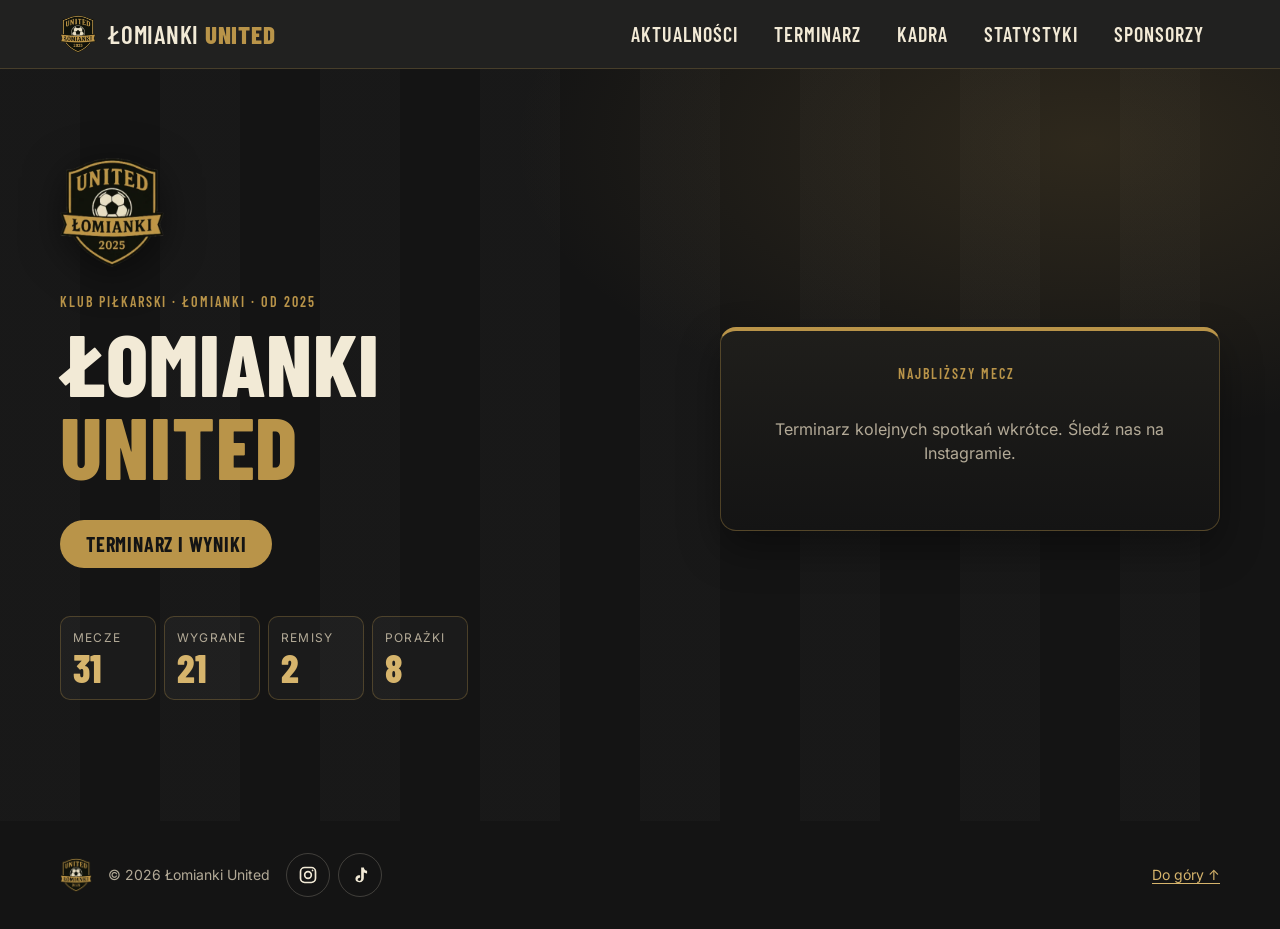
<file: index.html>
<!doctype html>
<html lang="pl">
<head>
  <meta charset="utf-8">
  <meta name="viewport" content="width=device-width, initial-scale=1">
  <title>Łomianki United</title>
  <meta name="description" content="Łomianki United – klub piłkarski z Łomianek. Terminarz, wyniki, kadra, statystyki i sponsorzy.">
  <meta name="theme-color" content="#141414">
  <link rel="icon" href="assets/img/herb.png" type="image/png">

  <meta property="og:title" content="Łomianki United">
  <meta property="og:description" content="Łomianki United – klub piłkarski z Łomianek. Terminarz, wyniki, kadra, statystyki i sponsorzy.">
  <meta property="og:type" content="website">
  <meta property="og:url" content="https://unitedlomianki.vercel.app/">
  <meta property="og:site_name" content="Łomianki United">
  <meta property="og:locale" content="pl_PL">
  <meta property="og:image" content="https://unitedlomianki.vercel.app/assets/img/og.png">
  <meta property="og:image:width" content="1200">
  <meta property="og:image:height" content="630">
  <meta property="og:image:alt" content="Herb Łomianki United na czarno-złotym tle">
  <meta name="twitter:card" content="summary_large_image">

  <link rel="preload" href="assets/fonts/barlow-condensed-800-latin.woff2" as="font" type="font/woff2" crossorigin>
  <link rel="preload" href="assets/fonts/inter-400-latin.woff2" as="font" type="font/woff2" crossorigin>
  <link rel="stylesheet" href="assets/css/fonts.css">
  <link rel="stylesheet" href="assets/css/style.css">
  <link rel="stylesheet" href="assets/css/cards.css">

  <script src="assets/js/data.js" defer></script>
  <script src="assets/js/stats.js" defer></script>
  <script src="assets/js/details.js" defer></script>
  <script src="assets/js/layout.js" defer></script>
  <script src="assets/js/main.js" defer></script>
</head>
<body id="top">
  <a class="skip-link" href="#main">Przejdź do treści</a>
  <header class="site-header" id="site-header"></header>

  <main id="main">
    <!-- HERO: najbliższy mecz -->
    <section class="hero hero--home" aria-labelledby="hero-title">
      <div class="container hero-inner">
        <div class="hero-copy">
          <img class="hero-crest" src="assets/img/herb.png" alt="Herb Łomianki United" width="120" height="126">
          <p class="eyebrow" id="hero-eyebrow">Klub piłkarski · Łomianki</p>
          <h1 id="hero-title">Łomianki <span>United</span></h1>
          <p class="hero-lead" data-bind="tagline"></p>
          <div class="hero-actions">
            <a class="btn btn-primary" href="terminarz.html">Terminarz i wyniki</a>
          </div>
          <dl class="record" id="record" aria-label="Bilans meczów"></dl>
        </div>

        <article class="match-card" id="next-match" aria-live="polite">
          <!-- wypełniane przez main.js -->
        </article>
      </div>
    </section>
  </main>

  <footer class="site-footer" id="site-footer"></footer>

  <noscript>
    <p class="noscript">Włącz JavaScript, aby zobaczyć treść strony.</p>
  </noscript>
</body>
</html>
</file>
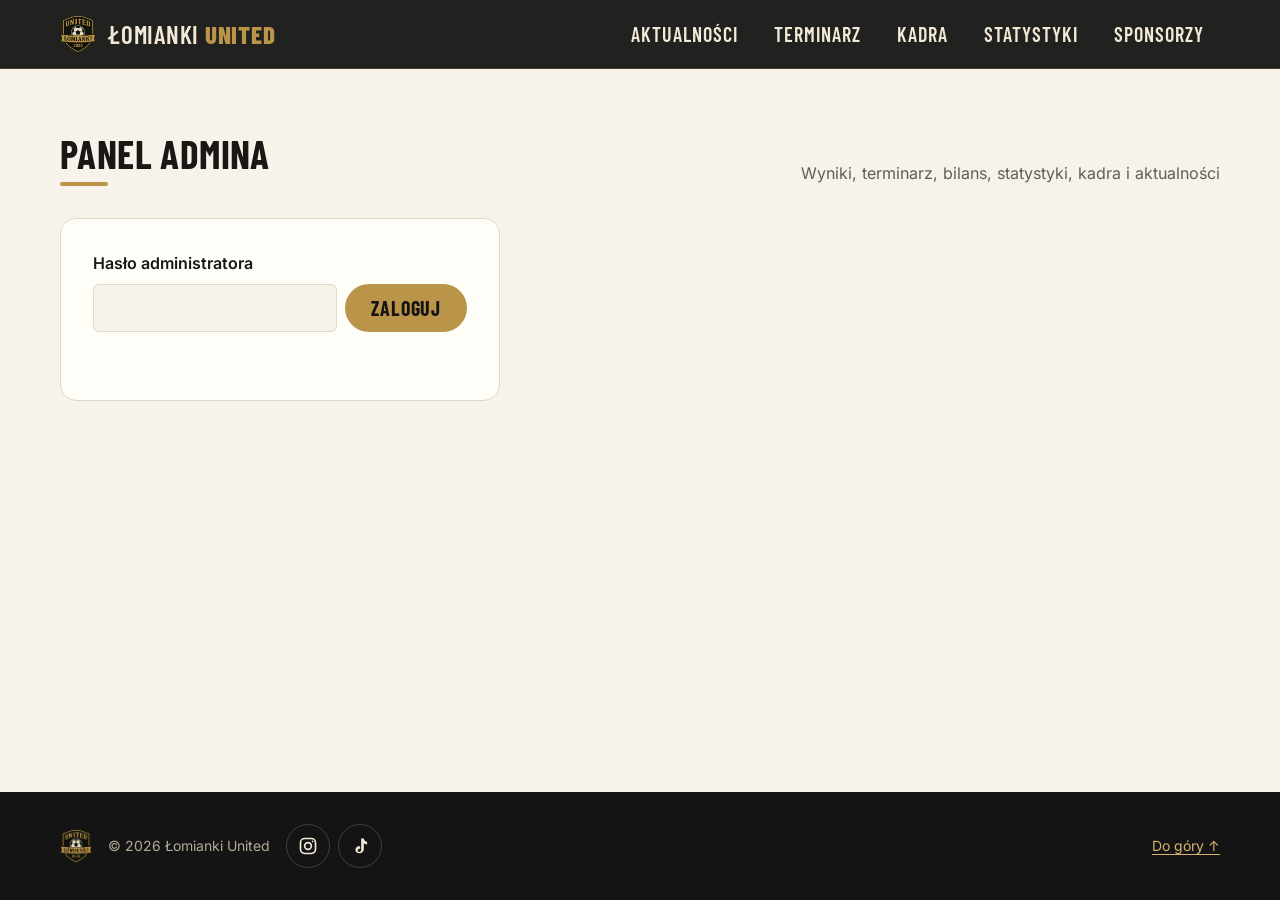
<file: admin.html>
<!doctype html>
<html lang="pl">
<head>
  <meta charset="utf-8">
  <meta name="viewport" content="width=device-width, initial-scale=1">
  <title>Panel admina – Łomianki United</title>
  <meta name="robots" content="noindex, nofollow">
  <meta name="theme-color" content="#141414">
  <link rel="icon" href="assets/img/herb.png" type="image/png">

  <link rel="preload" href="assets/fonts/barlow-condensed-800-latin.woff2" as="font" type="font/woff2" crossorigin>
  <link rel="preload" href="assets/fonts/inter-400-latin.woff2" as="font" type="font/woff2" crossorigin>
  <link rel="stylesheet" href="assets/css/fonts.css">
  <link rel="stylesheet" href="assets/css/style.css">
  <link rel="stylesheet" href="assets/css/admin.css">

  <script src="assets/js/data.js" defer></script>
  <script src="assets/js/stats.js" defer></script>
  <script src="assets/js/layout.js" defer></script>
  <script src="assets/js/admin.js" defer></script>
  <script src="assets/js/admin-news.js" defer></script>
  <script src="assets/js/admin-squad.js" defer></script>
</head>
<body id="top">
  <a class="skip-link" href="#main">Przejdź do treści</a>
  <header class="site-header" id="site-header"></header>

  <main id="main">
    <section class="section">
      <div class="container">
        <div class="section-head">
          <h1 class="page-title">Panel admina</h1>
          <p class="section-sub">Wyniki, terminarz, bilans, statystyki, kadra i aktualności</p>
        </div>

        <!-- Logowanie -->
        <form class="admin-login" id="login-form">
          <label for="password">Hasło administratora</label>
          <div class="admin-login-row">
            <input type="password" id="password" autocomplete="current-password" required>
            <button class="btn btn-primary" type="submit">Zaloguj</button>
          </div>
          <p class="admin-msg" id="login-msg" role="status"></p>
        </form>

        <!-- Edytor -->
        <div id="editor" hidden>
          <p class="admin-role" id="admin-role"></p>
          <div class="tabs admin-tabs" role="tablist" aria-label="Sekcje panelu">
            <button role="tab" id="tab-matches" data-roles="admin" aria-controls="panel-matches" aria-selected="true">Mecze</button>
            <button role="tab" id="tab-stats" data-roles="admin" aria-controls="panel-stats" aria-selected="false" tabindex="-1">Statystyki</button>
            <button role="tab" id="tab-record" data-roles="admin" aria-controls="panel-record" aria-selected="false" tabindex="-1">Bilans</button>
            <button role="tab" id="tab-squad" data-roles="admin" aria-controls="panel-squad" aria-selected="false" tabindex="-1">Kadra</button>
            <button role="tab" id="tab-news" data-roles="admin news" aria-controls="panel-news" aria-selected="false" tabindex="-1">Aktualności</button>
          </div>

          <div role="tabpanel" id="panel-matches" aria-labelledby="tab-matches">
            <button class="btn btn-primary admin-add" type="button" id="add-match">+ Dodaj mecz</button>
            <p class="admin-hint">Mecz bez wyniku pojawi się w „Nadchodzących”. Po wpisaniu wyniku przejdzie do „Wyników”.</p>
            <ol class="admin-matches" id="matches"></ol>
          </div>

          <div role="tabpanel" id="panel-stats" aria-labelledby="tab-stats" hidden>
            <p class="admin-hint">Liczby sumują się same z meczów (Mecze → „Strzelcy i asysty” oraz MVP). Tutaj możesz je ręcznie poprawić – zmiana zapisze się jako korekta.</p>
            <div class="stats-wrap">
              <table class="stats-table admin-stats">
                <thead><tr><th>#</th><th>Zawodnik</th><th>Gole</th><th>Asysty</th><th>MVP</th></tr></thead>
                <tbody id="stats-body"></tbody>
              </table>
            </div>
          </div>

          <div role="tabpanel" id="panel-record" aria-labelledby="tab-record" hidden>
            <div class="admin-record">
              <label>Wygrane <input type="number" min="0" max="9999" id="rec-w"></label>
              <label>Remisy <input type="number" min="0" max="9999" id="rec-d"></label>
              <label>Porażki <input type="number" min="0" max="9999" id="rec-l"></label>
            </div>
            <button class="btn admin-secondary" type="button" id="rec-calc">Przelicz z terminarza</button>
            <p class="admin-hint">„Przelicz” liczy tylko mecze wpisane w terminarzu (karne rozstrzygają remis).</p>
          </div>

          <div role="tabpanel" id="panel-squad" aria-labelledby="tab-squad" hidden>
            <h2 class="admin-h2">Zawodnicy</h2>
            <button class="btn btn-primary admin-add" type="button" id="add-player">+ Dodaj zawodnika</button>
            <p class="admin-hint">Kliknij zdjęcie, żeby je zmienić. Przy zaznaczonym „Wytnij tło” zostaje sama osoba, jak na karcie FIFA (za pierwszym razem trwa to dłużej). Boczne pozycje (LB, RB, LM, RM, LW, RW) opisują się na stronie jako wahadłowy / skrzydłowy.</p>
            <ol class="admin-matches" id="squad-admin"></ol>

            <h2 class="admin-h2">Media</h2>
            <ul class="admin-ships" id="media-admin"></ul>
            <button class="btn admin-secondary" type="button" id="add-media">+ Dodaj osobę</button>
          </div>

          <div role="tabpanel" id="panel-news" aria-labelledby="tab-news" hidden>
            <button class="btn btn-primary admin-add" type="button" id="add-news">+ Dodaj wpis</button>
            <p class="admin-hint">Najnowsze wpisy są na górze. Okładka to zdjęcie na kafelku wpisu (kadrowane do 16:9). W galerii możesz dodać dowolną liczbę zdjęć – zaznacz kilka naraz.</p>
            <ol class="admin-matches" id="news-admin"></ol>
          </div>

          <div class="admin-savebar">
            <p class="admin-msg" id="save-msg" role="status"></p>
            <button class="btn btn-primary" type="button" id="save">Zapisz zmiany</button>
          </div>
        </div>
      </div>
    </section>
  </main>

  <footer class="site-footer" id="site-footer"></footer>

  <datalist id="opponents"></datalist>
  <datalist id="card-positions">
    <option value="GK"></option><option value="CB"></option><option value="LB"></option><option value="RB"></option>
    <option value="CDM"></option><option value="CM"></option><option value="CAM"></option><option value="LM"></option>
    <option value="RM"></option><option value="LW"></option><option value="RW"></option><option value="ST"></option>
  </datalist>
  <datalist id="competitions">
    <option value="Sparing"></option>
    <option value="Liga WLO"></option>
    <option value="Towarzyski"></option>
  </datalist>
</body>
</html>
</file>
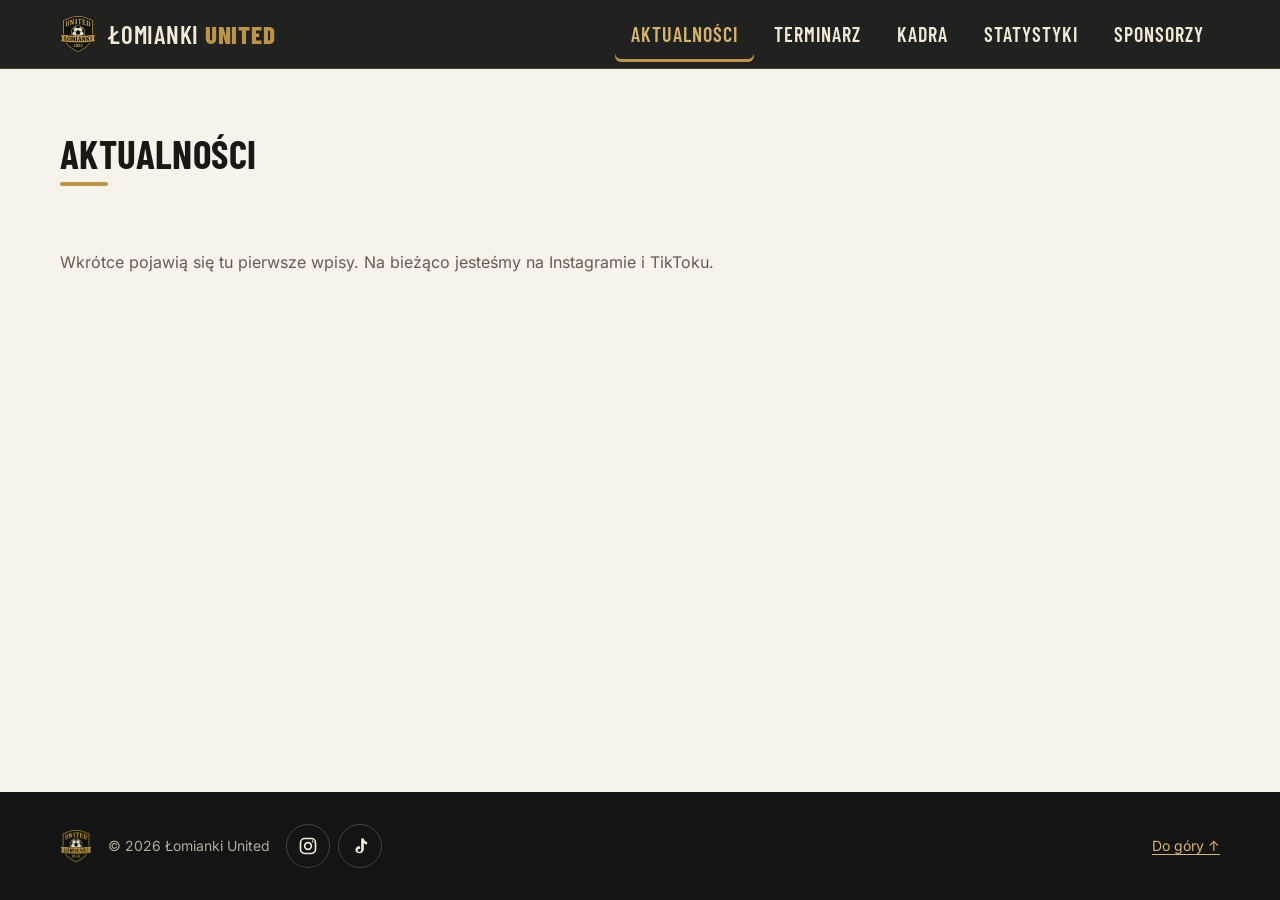
<file: aktualnosci.html>
<!doctype html>
<html lang="pl">
<head>
  <meta charset="utf-8">
  <meta name="viewport" content="width=device-width, initial-scale=1">
  <title>Aktualności – Łomianki United</title>
  <meta name="description" content="Aktualności klubu Łomianki United.">
  <meta name="theme-color" content="#141414">
  <link rel="icon" href="assets/img/herb.png" type="image/png">

  <meta property="og:title" content="Aktualności – Łomianki United">
  <meta property="og:description" content="Aktualności klubu Łomianki United.">
  <meta property="og:type" content="website">
  <meta property="og:url" content="https://unitedlomianki.vercel.app/aktualnosci.html">
  <meta property="og:site_name" content="Łomianki United">
  <meta property="og:locale" content="pl_PL">
  <meta property="og:image" content="https://unitedlomianki.vercel.app/assets/img/og.png">
  <meta property="og:image:width" content="1200">
  <meta property="og:image:height" content="630">
  <meta property="og:image:alt" content="Herb Łomianki United na czarno-złotym tle">
  <meta name="twitter:card" content="summary_large_image">

  <link rel="preload" href="assets/fonts/barlow-condensed-800-latin.woff2" as="font" type="font/woff2" crossorigin>
  <link rel="preload" href="assets/fonts/inter-400-latin.woff2" as="font" type="font/woff2" crossorigin>
  <link rel="stylesheet" href="assets/css/fonts.css">
  <link rel="stylesheet" href="assets/css/style.css">
  <link rel="stylesheet" href="assets/css/cards.css">

  <script src="assets/js/data.js" defer></script>
  <script src="assets/js/stats.js" defer></script>
  <script src="assets/js/details.js" defer></script>
  <script src="assets/js/layout.js" defer></script>
  <script src="assets/js/main.js" defer></script>
</head>
<body id="top">
  <a class="skip-link" href="#main">Przejdź do treści</a>
  <header class="site-header" id="site-header"></header>

  <main id="main">
    <!-- AKTUALNOŚCI -->
    <section id="aktualnosci" class="section" aria-labelledby="news-title">
      <div class="container">
        <div class="section-head">
          <h1 id="news-title" class="page-title">Aktualności</h1>
        </div>
        <div class="news-grid" id="news-list"></div>
      </div>
    </section>
  </main>

  <footer class="site-footer" id="site-footer"></footer>
  <dialog class="news-dialog" id="news-dialog" aria-labelledby="news-dialog-title">
    <form method="dialog">
      <button class="dialog-close" aria-label="Zamknij">×</button>
    </form>
    <p class="news-date" id="news-dialog-date"></p>
    <h2 id="news-dialog-title"></h2>
    <div id="news-dialog-body"></div>
  </dialog>

  <dialog class="photo-viewer" id="photo-viewer" aria-label="Zdjęcie z galerii">
    <form method="dialog"><button class="dialog-close" aria-label="Zamknij">×</button></form>
    <img id="photo-viewer-img" alt="">
    <button class="photo-nav photo-prev" type="button" id="photo-prev" aria-label="Poprzednie zdjęcie">‹</button>
    <button class="photo-nav photo-next" type="button" id="photo-next" aria-label="Następne zdjęcie">›</button>
    <p class="photo-count" id="photo-viewer-count" aria-live="polite"></p>
  </dialog>

  <noscript>
    <p class="noscript">Włącz JavaScript, aby zobaczyć treść strony.</p>
  </noscript>
</body>
</html>
</file>
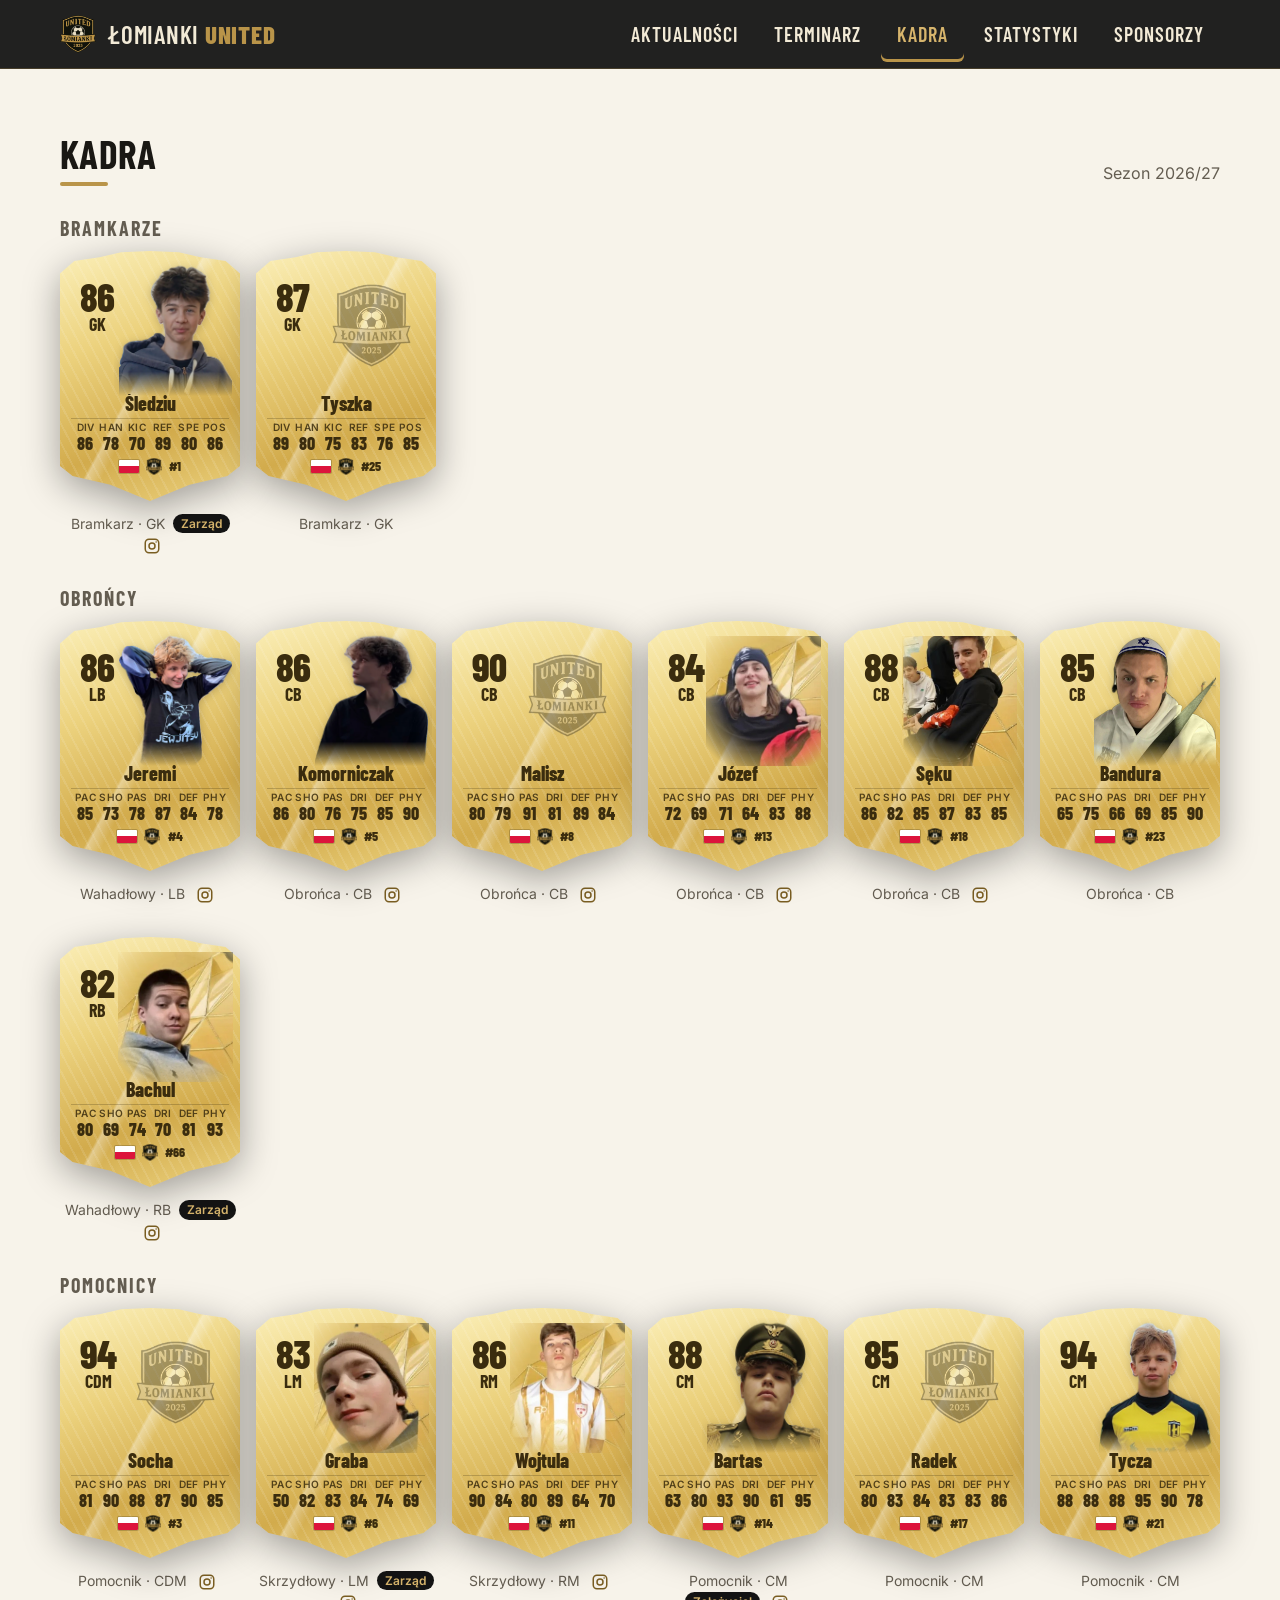
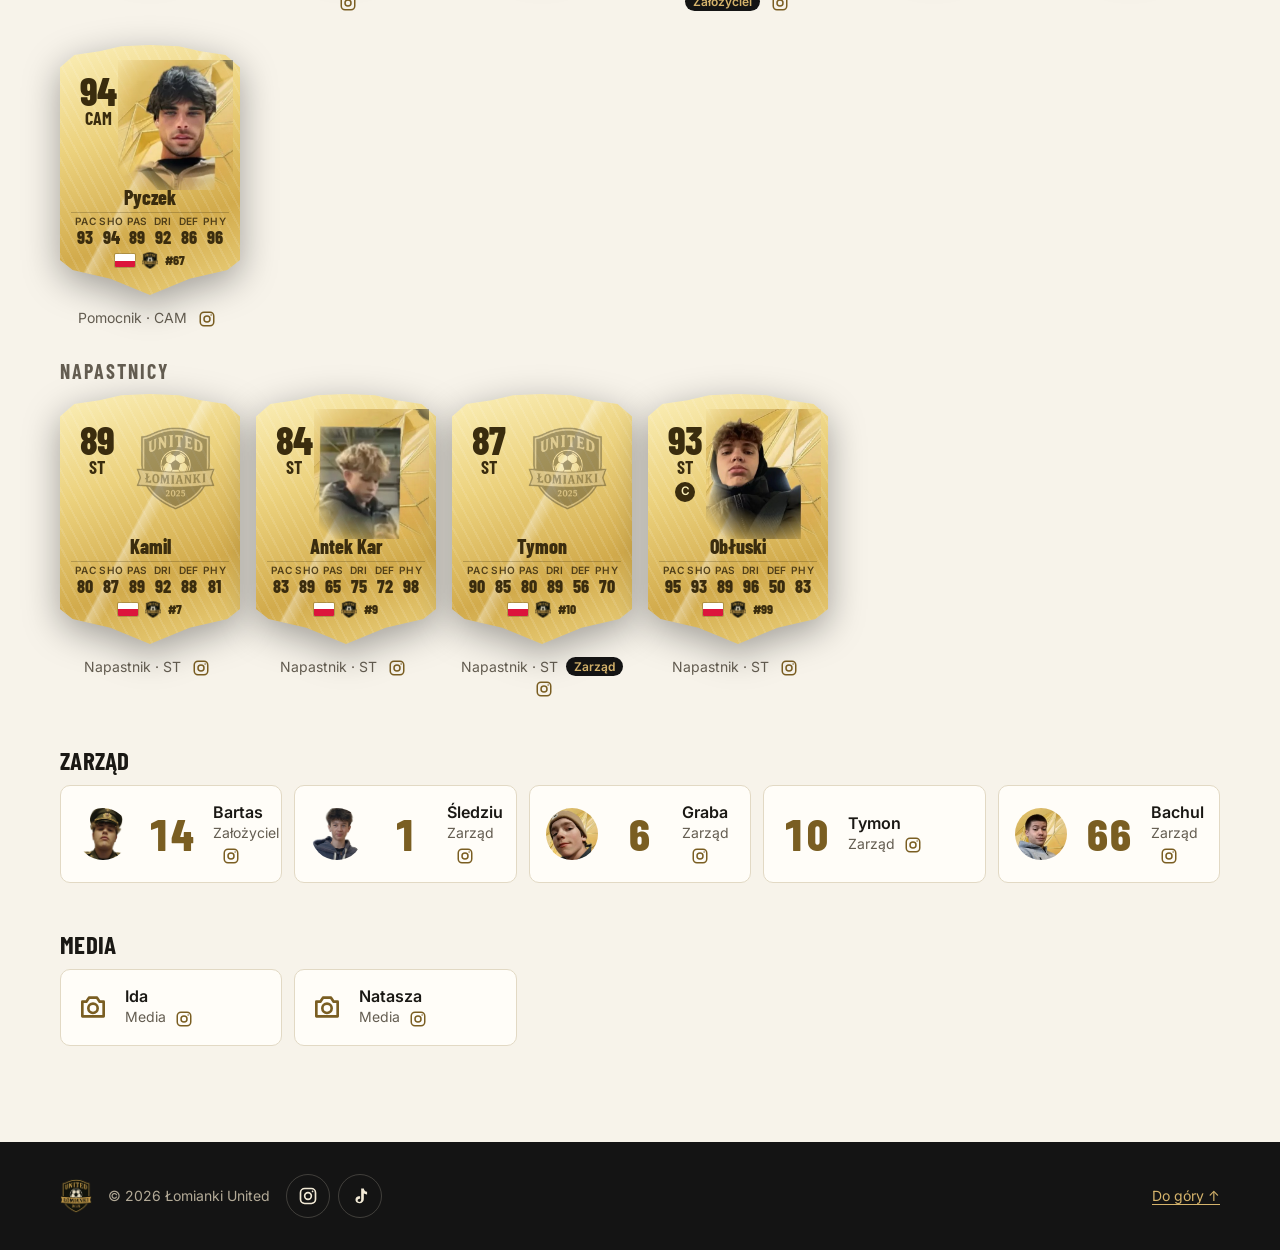
<file: kadra.html>
<!doctype html>
<html lang="pl">
<head>
  <meta charset="utf-8">
  <meta name="viewport" content="width=device-width, initial-scale=1">
  <title>Kadra – Łomianki United</title>
  <meta name="description" content="Kadra, zarząd i media Łomianki United.">
  <meta name="theme-color" content="#141414">
  <link rel="icon" href="assets/img/herb.png" type="image/png">

  <meta property="og:title" content="Kadra – Łomianki United">
  <meta property="og:description" content="Kadra, zarząd i media Łomianki United.">
  <meta property="og:type" content="website">
  <meta property="og:url" content="https://unitedlomianki.vercel.app/kadra.html">
  <meta property="og:site_name" content="Łomianki United">
  <meta property="og:locale" content="pl_PL">
  <meta property="og:image" content="https://unitedlomianki.vercel.app/assets/img/og.png">
  <meta property="og:image:width" content="1200">
  <meta property="og:image:height" content="630">
  <meta property="og:image:alt" content="Herb Łomianki United na czarno-złotym tle">
  <meta name="twitter:card" content="summary_large_image">

  <link rel="preload" href="assets/fonts/barlow-condensed-800-latin.woff2" as="font" type="font/woff2" crossorigin>
  <link rel="preload" href="assets/fonts/inter-400-latin.woff2" as="font" type="font/woff2" crossorigin>
  <link rel="stylesheet" href="assets/css/fonts.css">
  <link rel="stylesheet" href="assets/css/style.css">
  <link rel="stylesheet" href="assets/css/cards.css">

  <script src="assets/js/data.js" defer></script>
  <script src="assets/js/stats.js" defer></script>
  <script src="assets/js/details.js" defer></script>
  <script src="assets/js/layout.js" defer></script>
  <script src="assets/js/main.js" defer></script>
</head>
<body id="top">
  <a class="skip-link" href="#main">Przejdź do treści</a>
  <header class="site-header" id="site-header"></header>

  <main id="main">
    <!-- KADRA I ZARZĄD -->
    <section id="kadra" class="section" aria-labelledby="squad-title">
      <div class="container">
        <div class="section-head">
          <h1 id="squad-title" class="page-title">Kadra</h1>
          <p class="section-sub" data-bind="season"></p>
        </div>
        <div id="squad"></div>

        <h3 class="subhead" id="board-title">Zarząd</h3>
        <ul class="player-grid" id="board-list"></ul>

        <h3 class="subhead" id="media-title">Media</h3>
        <ul class="player-grid" id="media-list"></ul>
      </div>
    </section>
  </main>

  <footer class="site-footer" id="site-footer"></footer>

  <noscript>
    <p class="noscript">Włącz JavaScript, aby zobaczyć treść strony.</p>
  </noscript>
</body>
</html>
</file>
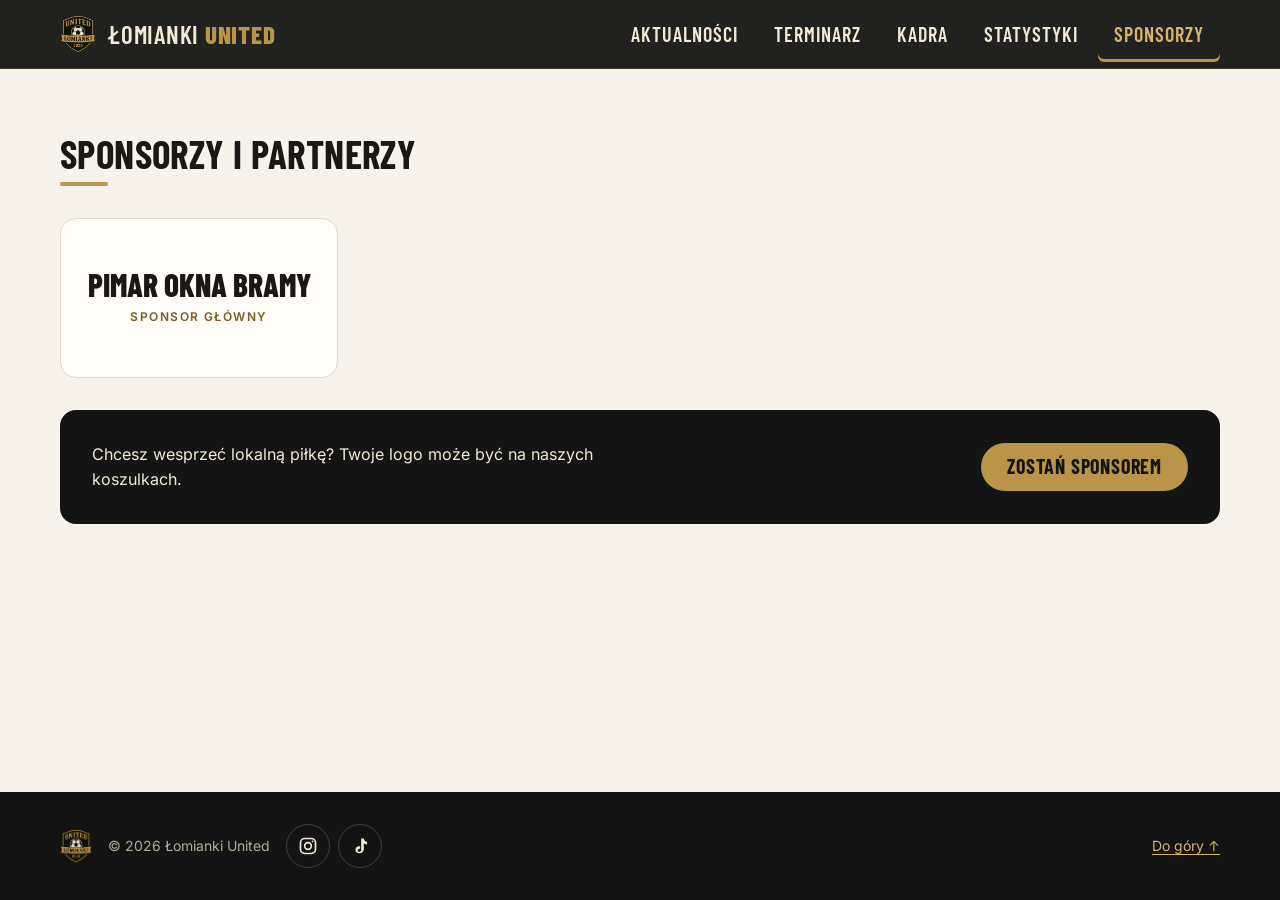
<file: sponsorzy.html>
<!doctype html>
<html lang="pl">
<head>
  <meta charset="utf-8">
  <meta name="viewport" content="width=device-width, initial-scale=1">
  <title>Sponsorzy – Łomianki United</title>
  <meta name="description" content="Sponsorzy i partnerzy Łomianki United.">
  <meta name="theme-color" content="#141414">
  <link rel="icon" href="assets/img/herb.png" type="image/png">

  <meta property="og:title" content="Sponsorzy – Łomianki United">
  <meta property="og:description" content="Sponsorzy i partnerzy Łomianki United.">
  <meta property="og:type" content="website">
  <meta property="og:url" content="https://unitedlomianki.vercel.app/sponsorzy.html">
  <meta property="og:site_name" content="Łomianki United">
  <meta property="og:locale" content="pl_PL">
  <meta property="og:image" content="https://unitedlomianki.vercel.app/assets/img/og.png">
  <meta property="og:image:width" content="1200">
  <meta property="og:image:height" content="630">
  <meta property="og:image:alt" content="Herb Łomianki United na czarno-złotym tle">
  <meta name="twitter:card" content="summary_large_image">

  <link rel="preload" href="assets/fonts/barlow-condensed-800-latin.woff2" as="font" type="font/woff2" crossorigin>
  <link rel="preload" href="assets/fonts/inter-400-latin.woff2" as="font" type="font/woff2" crossorigin>
  <link rel="stylesheet" href="assets/css/fonts.css">
  <link rel="stylesheet" href="assets/css/style.css">
  <link rel="stylesheet" href="assets/css/cards.css">

  <script src="assets/js/data.js" defer></script>
  <script src="assets/js/stats.js" defer></script>
  <script src="assets/js/details.js" defer></script>
  <script src="assets/js/layout.js" defer></script>
  <script src="assets/js/main.js" defer></script>
</head>
<body id="top">
  <a class="skip-link" href="#main">Przejdź do treści</a>
  <header class="site-header" id="site-header"></header>

  <main id="main">
    <!-- SPONSORZY -->
    <section id="sponsorzy" class="section" aria-labelledby="sponsors-title">
      <div class="container">
        <div class="section-head">
          <h1 id="sponsors-title" class="page-title">Sponsorzy i partnerzy</h1>
        </div>
        <ul class="sponsor-grid" id="sponsor-list"></ul>
        <div class="sponsor-cta">
          <p>Chcesz wesprzeć lokalną piłkę? Twoje logo może być na naszych koszulkach.</p>
          <a class="btn btn-primary" id="sponsor-mail" href="https://www.instagram.com/lomianki_united/" target="_blank" rel="noopener">Zostań sponsorem</a>
        </div>
      </div>
    </section>
  </main>

  <footer class="site-footer" id="site-footer"></footer>

  <noscript>
    <p class="noscript">Włącz JavaScript, aby zobaczyć treść strony.</p>
  </noscript>
</body>
</html>
</file>
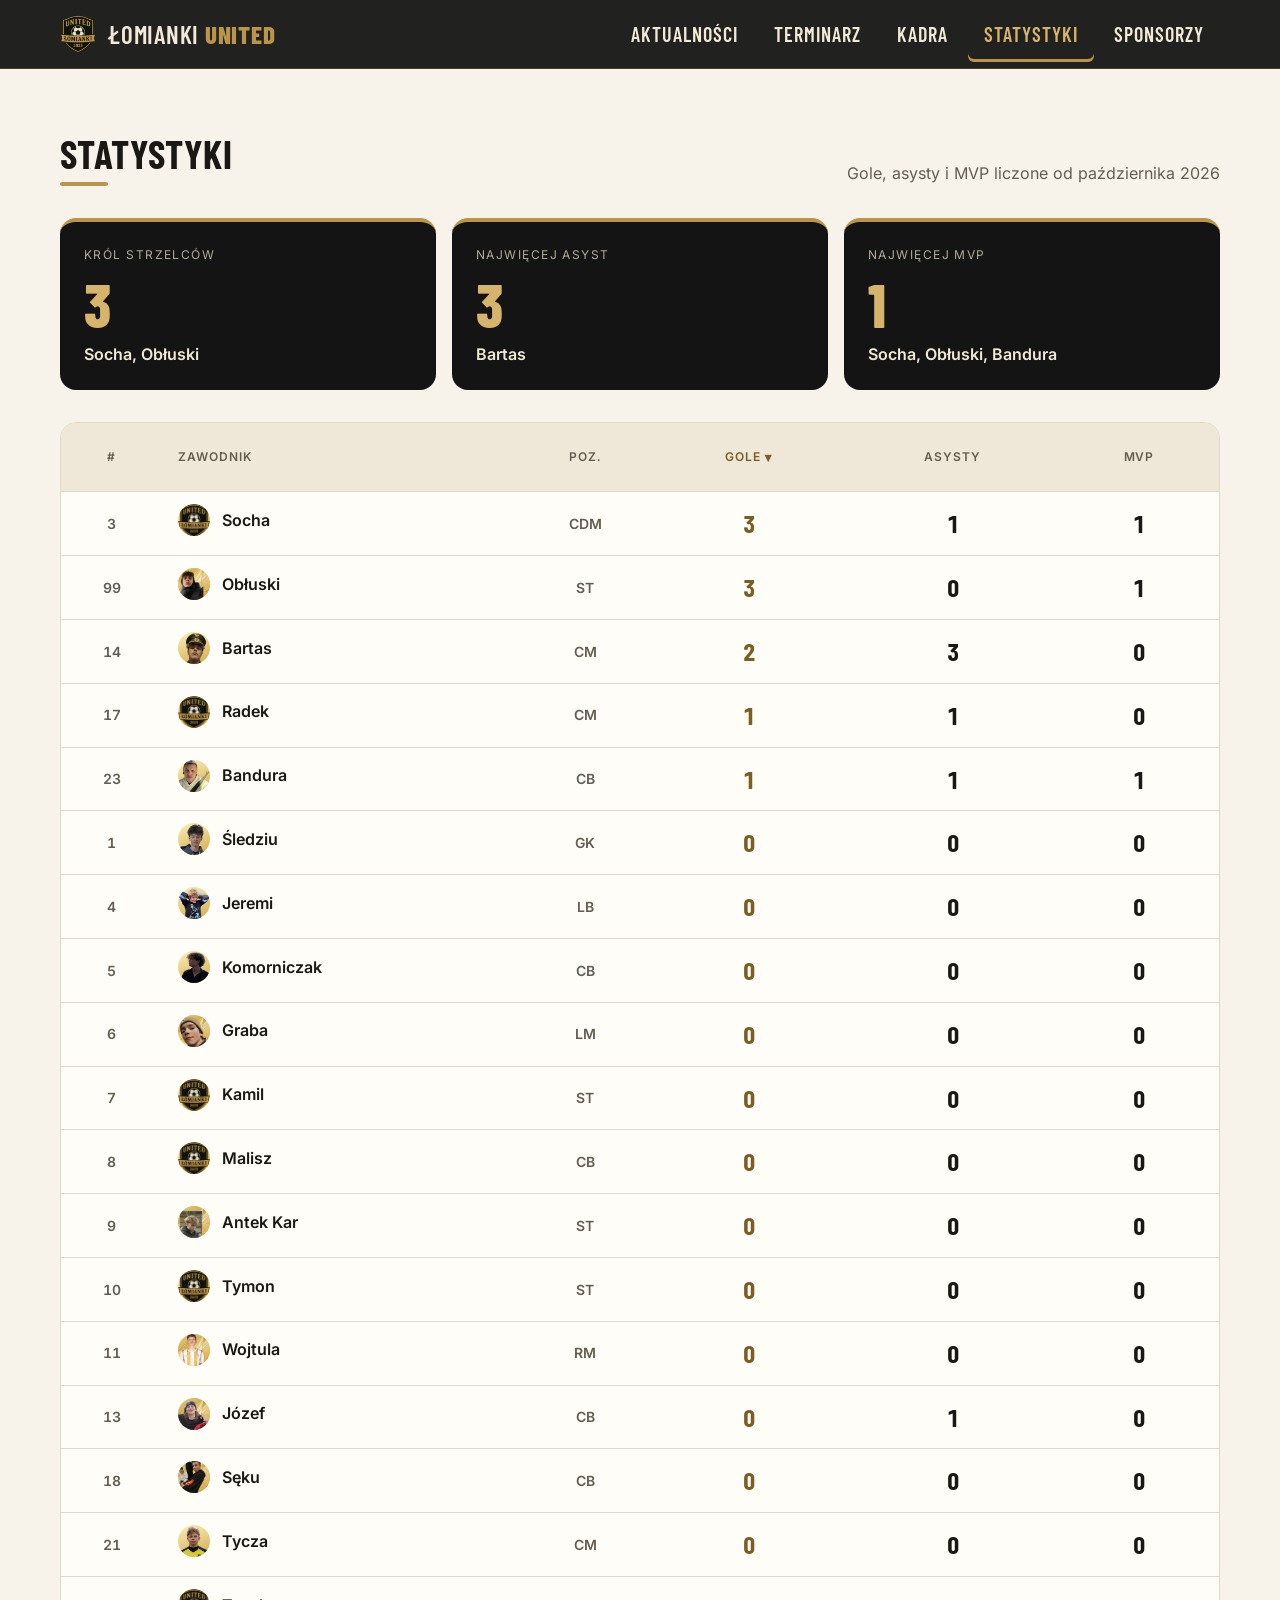
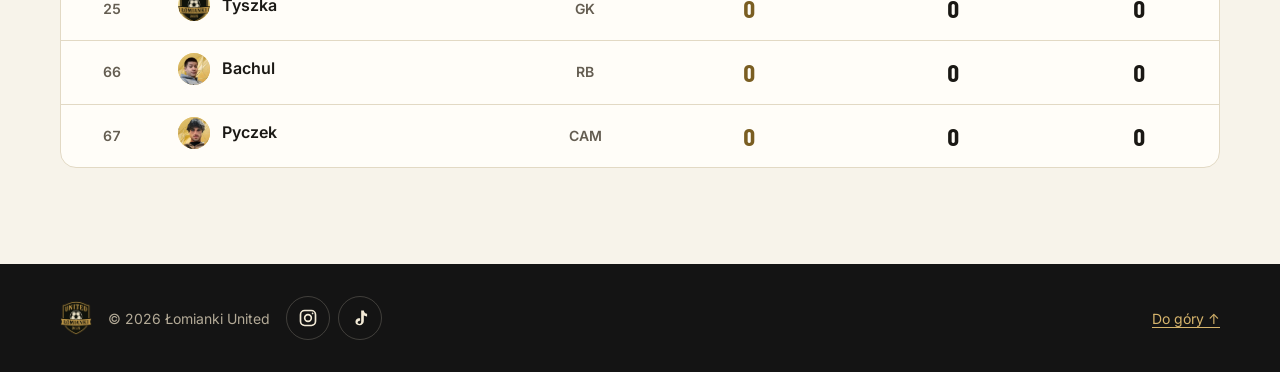
<file: statystyki.html>
<!doctype html>
<html lang="pl">
<head>
  <meta charset="utf-8">
  <meta name="viewport" content="width=device-width, initial-scale=1">
  <title>Statystyki – Łomianki United</title>
  <meta name="description" content="Gole, asysty i MVP zawodników Łomianki United.">
  <meta name="theme-color" content="#141414">
  <link rel="icon" href="assets/img/herb.png" type="image/png">

  <meta property="og:title" content="Statystyki – Łomianki United">
  <meta property="og:description" content="Gole, asysty i MVP zawodników Łomianki United.">
  <meta property="og:type" content="website">
  <meta property="og:url" content="https://unitedlomianki.vercel.app/statystyki.html">
  <meta property="og:site_name" content="Łomianki United">
  <meta property="og:locale" content="pl_PL">
  <meta property="og:image" content="https://unitedlomianki.vercel.app/assets/img/og.png">
  <meta property="og:image:width" content="1200">
  <meta property="og:image:height" content="630">
  <meta property="og:image:alt" content="Herb Łomianki United na czarno-złotym tle">
  <meta name="twitter:card" content="summary_large_image">

  <link rel="preload" href="assets/fonts/barlow-condensed-800-latin.woff2" as="font" type="font/woff2" crossorigin>
  <link rel="preload" href="assets/fonts/inter-400-latin.woff2" as="font" type="font/woff2" crossorigin>
  <link rel="stylesheet" href="assets/css/fonts.css">
  <link rel="stylesheet" href="assets/css/style.css">
  <link rel="stylesheet" href="assets/css/cards.css">

  <script src="assets/js/data.js" defer></script>
  <script src="assets/js/stats.js" defer></script>
  <script src="assets/js/details.js" defer></script>
  <script src="assets/js/layout.js" defer></script>
  <script src="assets/js/main.js" defer></script>
</head>
<body id="top">
  <a class="skip-link" href="#main">Przejdź do treści</a>
  <header class="site-header" id="site-header"></header>

  <main id="main">
    <!-- STATYSTYKI -->
    <section id="statystyki" class="section" aria-labelledby="stats-title">
      <div class="container">
        <div class="section-head">
          <h1 id="stats-title" class="page-title">Statystyki</h1>
          <p class="section-sub">Gole, asysty i MVP liczone od października 2026</p>
        </div>
        <div class="leaders" id="leaders"></div>
        <div class="stats-wrap">
          <table class="stats-table" id="stats-table">
            <caption class="visually-hidden">Statystyki zawodników – kliknij nagłówek, aby posortować</caption>
            <thead>
              <tr>
                <th scope="col" class="num">#</th>
                <th scope="col">Zawodnik</th>
                <th scope="col" class="pos">Poz.</th>
                <th scope="col" aria-sort="descending"><button type="button" data-sort="goals">Gole</button></th>
                <th scope="col"><button type="button" data-sort="assists">Asysty</button></th>
                <th scope="col"><button type="button" data-sort="mvp">MVP</button></th>
              </tr>
            </thead>
            <tbody></tbody>
          </table>
        </div>
      </div>
    </section>
  </main>

  <footer class="site-footer" id="site-footer"></footer>

  <noscript>
    <p class="noscript">Włącz JavaScript, aby zobaczyć treść strony.</p>
  </noscript>
</body>
</html>
</file>
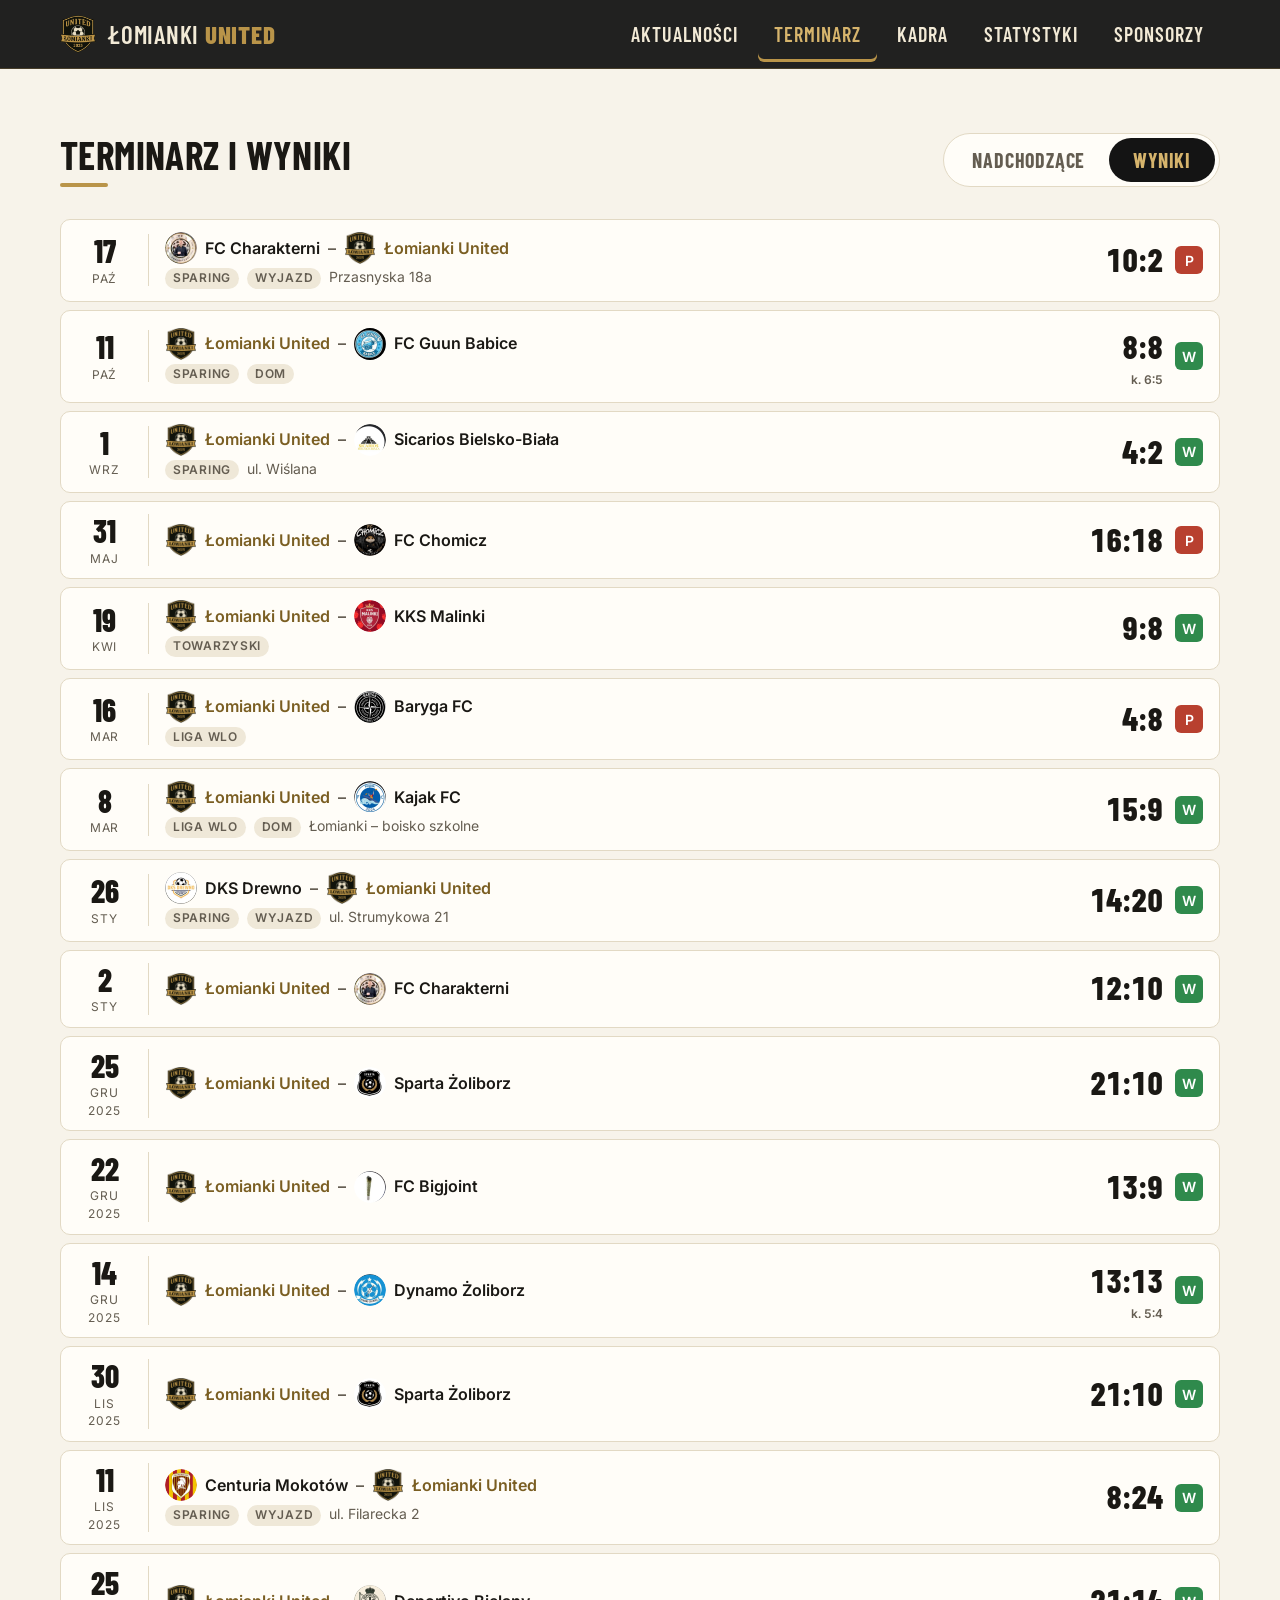
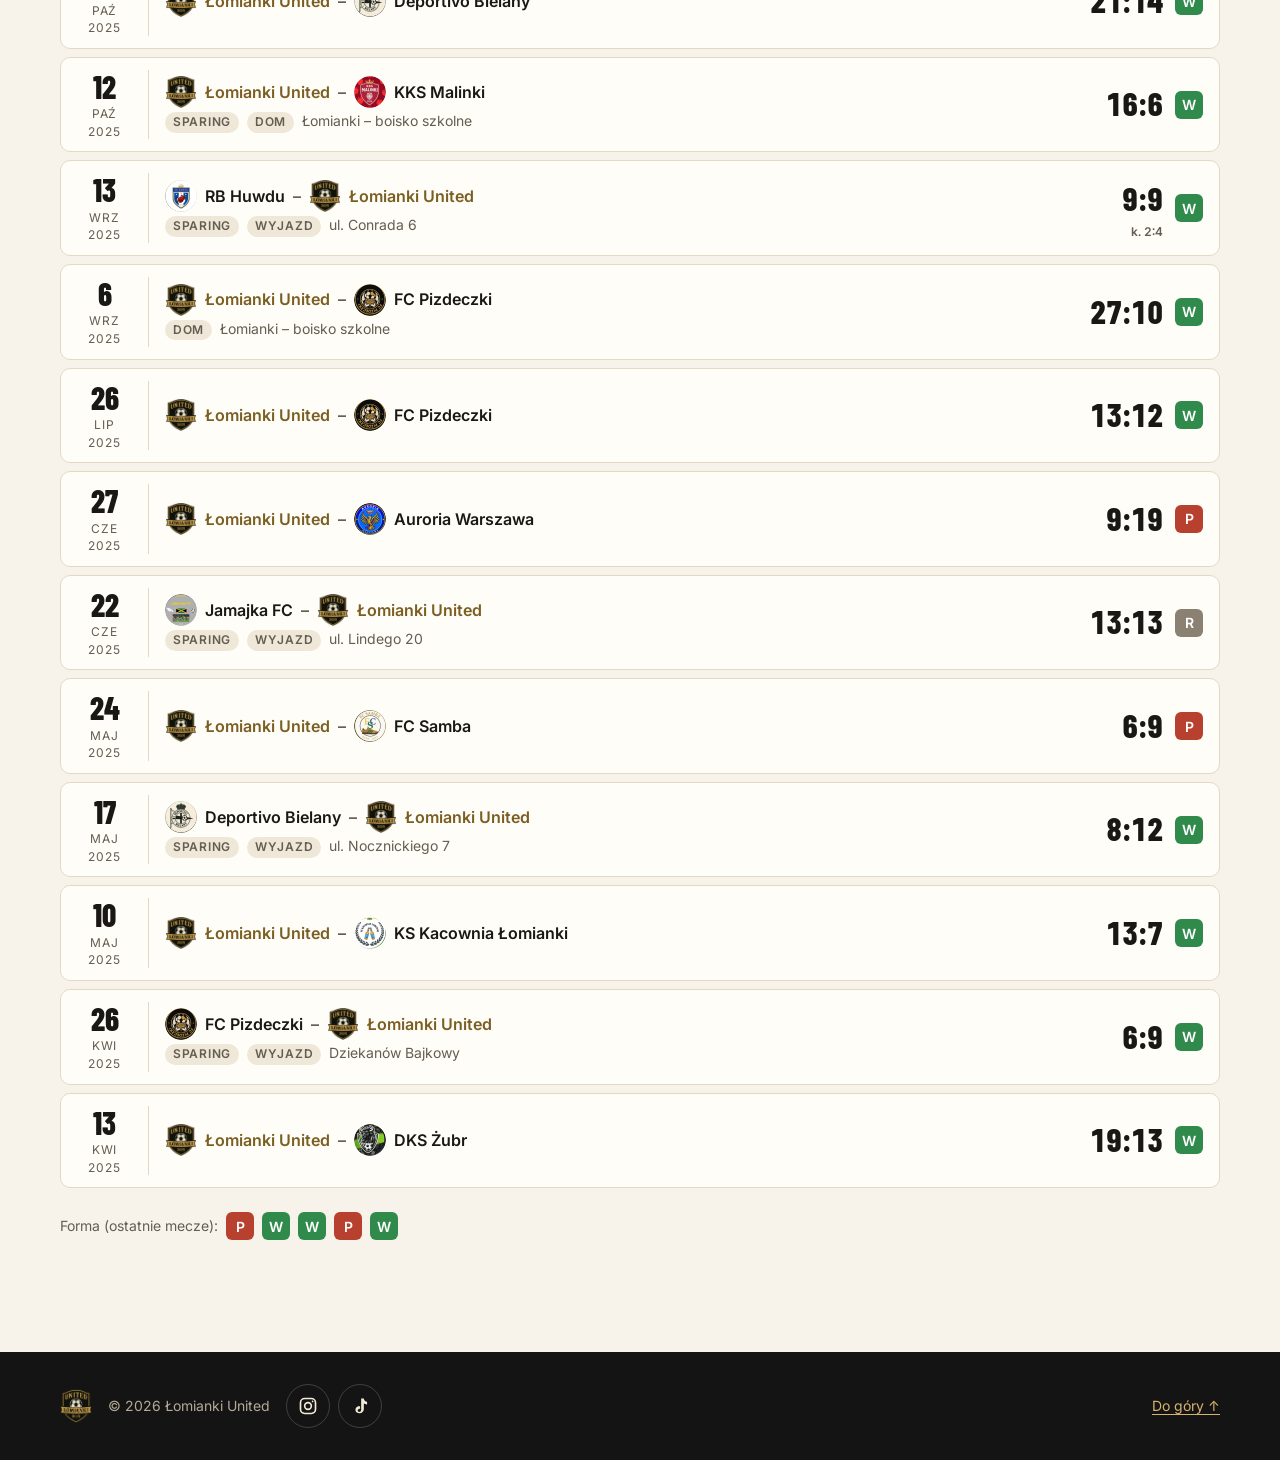
<file: terminarz.html>
<!doctype html>
<html lang="pl">
<head>
  <meta charset="utf-8">
  <meta name="viewport" content="width=device-width, initial-scale=1">
  <title>Terminarz i wyniki – Łomianki United</title>
  <meta name="description" content="Terminarz i wyniki meczów Łomianki United.">
  <meta name="theme-color" content="#141414">
  <link rel="icon" href="assets/img/herb.png" type="image/png">

  <meta property="og:title" content="Terminarz i wyniki – Łomianki United">
  <meta property="og:description" content="Terminarz i wyniki meczów Łomianki United.">
  <meta property="og:type" content="website">
  <meta property="og:url" content="https://unitedlomianki.vercel.app/terminarz.html">
  <meta property="og:site_name" content="Łomianki United">
  <meta property="og:locale" content="pl_PL">
  <meta property="og:image" content="https://unitedlomianki.vercel.app/assets/img/og.png">
  <meta property="og:image:width" content="1200">
  <meta property="og:image:height" content="630">
  <meta property="og:image:alt" content="Herb Łomianki United na czarno-złotym tle">
  <meta name="twitter:card" content="summary_large_image">

  <link rel="preload" href="assets/fonts/barlow-condensed-800-latin.woff2" as="font" type="font/woff2" crossorigin>
  <link rel="preload" href="assets/fonts/inter-400-latin.woff2" as="font" type="font/woff2" crossorigin>
  <link rel="stylesheet" href="assets/css/fonts.css">
  <link rel="stylesheet" href="assets/css/style.css">
  <link rel="stylesheet" href="assets/css/cards.css">

  <script src="assets/js/data.js" defer></script>
  <script src="assets/js/stats.js" defer></script>
  <script src="assets/js/details.js" defer></script>
  <script src="assets/js/layout.js" defer></script>
  <script src="assets/js/main.js" defer></script>
</head>
<body id="top">
  <a class="skip-link" href="#main">Przejdź do treści</a>
  <header class="site-header" id="site-header"></header>

  <main id="main">
    <!-- TERMINARZ I WYNIKI -->
    <section id="terminarz" class="section" aria-labelledby="fixtures-title">
      <div class="container">
        <div class="section-head">
          <h1 id="fixtures-title" class="page-title">Terminarz i wyniki</h1>
          <div class="tabs" role="tablist" aria-label="Widok terminarza">
            <button role="tab" id="tab-upcoming" aria-controls="panel-fixtures" aria-selected="true" data-filter="upcoming">Nadchodzące</button>
            <button role="tab" id="tab-results" aria-controls="panel-fixtures" aria-selected="false" data-filter="results" tabindex="-1">Wyniki</button>
          </div>
        </div>
        <div id="panel-fixtures" role="tabpanel" aria-labelledby="tab-upcoming">
          <ol class="fixtures" id="fixtures-list"></ol>
        </div>
        <p class="form-strip" id="form-strip"></p>
      </div>
    </section>
  </main>

  <footer class="site-footer" id="site-footer"></footer>

  <noscript>
    <p class="noscript">Włącz JavaScript, aby zobaczyć treść strony.</p>
  </noscript>
</body>
</html>
</file>
<file: assets/css/fonts.css>
/* Czcionki strony – trzymane na naszym serwerze (bez Google Fonts, zgodnie z RODO).
   Barlow Condensed 600/700/800 i Inter 400/500/600, zestawy znaków latin + latin-ext. */
@font-face {
  font-family: 'Barlow Condensed';
  font-style: normal;
  font-weight: 600;
  font-display: swap;
  src: url(../fonts/barlow-condensed-600-latin-ext.woff2) format('woff2');
  unicode-range: U+0100-02BA, U+02BD-02C5, U+02C7-02CC, U+02CE-02D7, U+02DD-02FF, U+0304, U+0308, U+0329, U+1D00-1DBF, U+1E00-1E9F, U+1EF2-1EFF, U+2020, U+20A0-20AB, U+20AD-20C4, U+2113, U+2C60-2C7F, U+A720-A7FF;
}
@font-face {
  font-family: 'Barlow Condensed';
  font-style: normal;
  font-weight: 600;
  font-display: swap;
  src: url(../fonts/barlow-condensed-600-latin.woff2) format('woff2');
  unicode-range: U+0000-00FF, U+0131, U+0152-0153, U+02BB-02BC, U+02C6, U+02DA, U+02DC, U+0304, U+0308, U+0329, U+2000-206F, U+20AC, U+2122, U+2191, U+2193, U+2212, U+2215, U+FEFF, U+FFFD;
}
@font-face {
  font-family: 'Barlow Condensed';
  font-style: normal;
  font-weight: 700;
  font-display: swap;
  src: url(../fonts/barlow-condensed-700-latin-ext.woff2) format('woff2');
  unicode-range: U+0100-02BA, U+02BD-02C5, U+02C7-02CC, U+02CE-02D7, U+02DD-02FF, U+0304, U+0308, U+0329, U+1D00-1DBF, U+1E00-1E9F, U+1EF2-1EFF, U+2020, U+20A0-20AB, U+20AD-20C4, U+2113, U+2C60-2C7F, U+A720-A7FF;
}
@font-face {
  font-family: 'Barlow Condensed';
  font-style: normal;
  font-weight: 700;
  font-display: swap;
  src: url(../fonts/barlow-condensed-700-latin.woff2) format('woff2');
  unicode-range: U+0000-00FF, U+0131, U+0152-0153, U+02BB-02BC, U+02C6, U+02DA, U+02DC, U+0304, U+0308, U+0329, U+2000-206F, U+20AC, U+2122, U+2191, U+2193, U+2212, U+2215, U+FEFF, U+FFFD;
}
@font-face {
  font-family: 'Barlow Condensed';
  font-style: normal;
  font-weight: 800;
  font-display: swap;
  src: url(../fonts/barlow-condensed-800-latin-ext.woff2) format('woff2');
  unicode-range: U+0100-02BA, U+02BD-02C5, U+02C7-02CC, U+02CE-02D7, U+02DD-02FF, U+0304, U+0308, U+0329, U+1D00-1DBF, U+1E00-1E9F, U+1EF2-1EFF, U+2020, U+20A0-20AB, U+20AD-20C4, U+2113, U+2C60-2C7F, U+A720-A7FF;
}
@font-face {
  font-family: 'Barlow Condensed';
  font-style: normal;
  font-weight: 800;
  font-display: swap;
  src: url(../fonts/barlow-condensed-800-latin.woff2) format('woff2');
  unicode-range: U+0000-00FF, U+0131, U+0152-0153, U+02BB-02BC, U+02C6, U+02DA, U+02DC, U+0304, U+0308, U+0329, U+2000-206F, U+20AC, U+2122, U+2191, U+2193, U+2212, U+2215, U+FEFF, U+FFFD;
}
@font-face {
  font-family: 'Inter';
  font-style: normal;
  font-weight: 400;
  font-display: swap;
  src: url(../fonts/inter-400-latin-ext.woff2) format('woff2');
  unicode-range: U+0100-02BA, U+02BD-02C5, U+02C7-02CC, U+02CE-02D7, U+02DD-02FF, U+0304, U+0308, U+0329, U+1D00-1DBF, U+1E00-1E9F, U+1EF2-1EFF, U+2020, U+20A0-20AB, U+20AD-20C4, U+2113, U+2C60-2C7F, U+A720-A7FF;
}
@font-face {
  font-family: 'Inter';
  font-style: normal;
  font-weight: 400;
  font-display: swap;
  src: url(../fonts/inter-400-latin.woff2) format('woff2');
  unicode-range: U+0000-00FF, U+0131, U+0152-0153, U+02BB-02BC, U+02C6, U+02DA, U+02DC, U+0304, U+0308, U+0329, U+2000-206F, U+20AC, U+2122, U+2191, U+2193, U+2212, U+2215, U+FEFF, U+FFFD;
}
@font-face {
  font-family: 'Inter';
  font-style: normal;
  font-weight: 500;
  font-display: swap;
  src: url(../fonts/inter-400-latin-ext.woff2) format('woff2');
  unicode-range: U+0100-02BA, U+02BD-02C5, U+02C7-02CC, U+02CE-02D7, U+02DD-02FF, U+0304, U+0308, U+0329, U+1D00-1DBF, U+1E00-1E9F, U+1EF2-1EFF, U+2020, U+20A0-20AB, U+20AD-20C4, U+2113, U+2C60-2C7F, U+A720-A7FF;
}
@font-face {
  font-family: 'Inter';
  font-style: normal;
  font-weight: 500;
  font-display: swap;
  src: url(../fonts/inter-400-latin.woff2) format('woff2');
  unicode-range: U+0000-00FF, U+0131, U+0152-0153, U+02BB-02BC, U+02C6, U+02DA, U+02DC, U+0304, U+0308, U+0329, U+2000-206F, U+20AC, U+2122, U+2191, U+2193, U+2212, U+2215, U+FEFF, U+FFFD;
}
@font-face {
  font-family: 'Inter';
  font-style: normal;
  font-weight: 600;
  font-display: swap;
  src: url(../fonts/inter-400-latin-ext.woff2) format('woff2');
  unicode-range: U+0100-02BA, U+02BD-02C5, U+02C7-02CC, U+02CE-02D7, U+02DD-02FF, U+0304, U+0308, U+0329, U+1D00-1DBF, U+1E00-1E9F, U+1EF2-1EFF, U+2020, U+20A0-20AB, U+20AD-20C4, U+2113, U+2C60-2C7F, U+A720-A7FF;
}
@font-face {
  font-family: 'Inter';
  font-style: normal;
  font-weight: 600;
  font-display: swap;
  src: url(../fonts/inter-400-latin.woff2) format('woff2');
  unicode-range: U+0000-00FF, U+0131, U+0152-0153, U+02BB-02BC, U+02C6, U+02DA, U+02DC, U+0304, U+0308, U+0329, U+2000-206F, U+20AC, U+2122, U+2191, U+2193, U+2212, U+2215, U+FEFF, U+FFFD;
}
</file>
<file: assets/css/style.css>
/* ============================================================
   ŁOMIANKI UNITED — style
   Barwy z herbu: czerń, złoto, kremowy. Komponenty używają
   wyłącznie tokenów semantycznych z :root.
   ============================================================ */

:root {
  /* Barwy klubowe */
  --ink:        #141414;
  --ink-2:      #1f1e1b;
  --ink-3:      #2b2925;
  --gold:       #b99449;   /* złoto z herbu */
  --gold-light: #d6b46c;
  --gold-dark:  #7a5e22;   /* złoto do tekstu na jasnym tle (kontrast ≥ 4.5:1) */
  --cream:      #e4dcc3;

  /* Statusy wyników */
  --win:  #2f8a4c;
  --draw: #8a8172;
  --loss: #b8402f;

  /* Powierzchnie i tekst */
  --color-bg:         #f7f3ea;
  --color-surface:    #fffdf8;
  --color-surface-2:  #efe8d8;
  --color-border:     #e2d9c4;
  --color-text:       #1a1814;
  --color-text-muted: #645d51;
  --color-link:       var(--gold-dark);
  --on-dark:          #f2ead6;
  --on-dark-muted:    #b3aa97;

  /* Typografia */
  --font-display: "Barlow Condensed", "Arial Narrow", system-ui, sans-serif;
  --font-sans: "Inter", system-ui, -apple-system, "Segoe UI", Roboto, sans-serif;
  --text-xs: .75rem; --text-sm: .875rem; --text-base: 1rem; --text-lg: 1.25rem;
  --text-xl: 1.5625rem; --text-2xl: 1.953rem; --text-3xl: 2.441rem; --text-4xl: 3.815rem;

  /* Odstępy */
  --space-1: .25rem; --space-2: .5rem; --space-3: .75rem; --space-4: 1rem;
  --space-5: 1.5rem; --space-6: 2rem; --space-8: 3rem; --space-10: 4rem; --space-12: 6rem;

  --radius-sm: 6px; --radius-md: 10px; --radius-lg: 16px; --radius-full: 999px;
  --shadow-1: 0 1px 2px rgba(20,18,12,.06), 0 1px 3px rgba(20,18,12,.10);
  --shadow-2: 0 6px 14px rgba(20,18,12,.10), 0 2px 4px rgba(20,18,12,.06);
  --shadow-3: 0 18px 40px rgba(0,0,0,.35);

  --ease-out: cubic-bezier(.16,.84,.44,1);
  --dur-fast: 120ms; --dur-base: 200ms;

  --container: 1160px;
  --header-h: 68px;
}

@media (prefers-color-scheme: dark) {
  :root {
    --color-bg:         #0f0f0e;
    --color-surface:    #1a1917;
    --color-surface-2:  #23211e;
    --color-border:     #34312b;
    --color-text:       #f2ead6;
    --color-text-muted: #ada592;
    --color-link:       var(--gold-light);
    --shadow-1: 0 1px 2px rgba(0,0,0,.4);
    --shadow-2: 0 6px 14px rgba(0,0,0,.45);
  }
}

/* ---------- Baza ---------- */
*, *::before, *::after { box-sizing: border-box; }
html { scroll-behavior: smooth; scroll-padding-top: calc(var(--header-h) + var(--space-4)); }
body {
  margin: 0;
  background: var(--color-bg);
  color: var(--color-text);
  font-family: var(--font-sans);
  font-size: var(--text-base);
  line-height: 1.55;
  -webkit-font-smoothing: antialiased;
}
img { max-width: 100%; display: block; }
a { color: var(--color-link); text-underline-offset: 3px; }
h1, h2, h3 {
  font-family: var(--font-display);
  font-weight: 700;
  line-height: 1.05;
  letter-spacing: .01em;
  text-transform: uppercase;
  margin: 0 0 var(--space-3);
}
h2 { font-size: var(--text-3xl); }
h3 { font-size: var(--text-xl); }
p { margin: 0 0 var(--space-4); max-width: 68ch; }
:focus-visible { outline: 3px solid var(--gold); outline-offset: 3px; border-radius: 4px; }

.container { width: min(100% - 2rem, var(--container)); margin-inline: auto; }
.visually-hidden {
  position: absolute; width: 1px; height: 1px; overflow: hidden;
  clip: rect(0 0 0 0); white-space: nowrap;
}
.skip-link {
  position: absolute; left: var(--space-4); top: -100px; z-index: 100;
  background: var(--gold); color: var(--ink); padding: var(--space-2) var(--space-4);
  border-radius: var(--radius-sm); font-weight: 600;
}
.skip-link:focus { top: var(--space-4); }
.muted { color: var(--color-text-muted); }
.eyebrow {
  font-family: var(--font-display); font-weight: 600; font-size: var(--text-sm);
  letter-spacing: .14em; text-transform: uppercase; color: var(--gold); margin-bottom: var(--space-2);
}

/* ---------- Przyciski ---------- */
.btn {
  display: inline-flex; align-items: center; justify-content: center; gap: var(--space-2);
  min-height: 48px; padding: 0 var(--space-5);
  border-radius: var(--radius-full); border: 2px solid transparent;
  font-family: var(--font-display); font-weight: 700; font-size: var(--text-lg);
  letter-spacing: .04em; text-transform: uppercase; text-decoration: none; cursor: pointer;
  transition: transform var(--dur-fast) var(--ease-out), background-color var(--dur-base), color var(--dur-base);
}
.btn:active { transform: translateY(1px); }
.btn-primary { background: var(--gold); color: var(--ink); }
.btn-primary:hover { background: var(--gold-light); }

/* ---------- Nagłówek ---------- */
.site-header {
  position: sticky; top: 0; z-index: 50;
  background: rgba(20,20,20,.94); backdrop-filter: blur(8px);
  border-bottom: 1px solid rgba(185,148,73,.25);
}
.header-inner { display: flex; align-items: center; justify-content: space-between; height: var(--header-h); }
.brand { display: flex; align-items: center; gap: var(--space-3); text-decoration: none; color: var(--on-dark); }
.brand img { width: 36px; height: auto; }
.brand-name { font-family: var(--font-display); font-size: var(--text-xl); text-transform: uppercase; font-weight: 600; letter-spacing: .03em; }
.brand-name strong { color: var(--gold); font-weight: 800; }

.site-nav ul { list-style: none; margin: 0; padding: 0; display: flex; gap: var(--space-1); }
.site-nav a {
  display: block; padding: var(--space-3) var(--space-4); border-radius: var(--radius-sm);
  color: var(--on-dark); text-decoration: none;
  font-family: var(--font-display); font-weight: 600; font-size: var(--text-lg);
  text-transform: uppercase; letter-spacing: .05em;
  transition: color var(--dur-base);
}
.site-nav a:hover, .site-nav a[aria-current="page"] { color: var(--gold-light); }
.site-nav a[aria-current="page"] { box-shadow: inset 0 -3px 0 var(--gold); }
.nav-toggle { display: none; }

@media (max-width: 860px) {
  .nav-toggle {
    display: grid; place-items: center; width: 48px; height: 48px;
    background: none; border: 0; cursor: pointer; color: var(--on-dark);
  }
  .nav-toggle-bar, .nav-toggle-bar::before, .nav-toggle-bar::after {
    display: block; width: 24px; height: 2px; background: currentColor; border-radius: 2px;
    transition: transform var(--dur-base) var(--ease-out), opacity var(--dur-fast);
  }
  .nav-toggle-bar { position: relative; }
  .nav-toggle-bar::before, .nav-toggle-bar::after { content: ""; position: absolute; left: 0; }
  .nav-toggle-bar::before { top: -7px; }
  .nav-toggle-bar::after { top: 7px; }
  .nav-toggle[aria-expanded="true"] .nav-toggle-bar { background: transparent; }
  .nav-toggle[aria-expanded="true"] .nav-toggle-bar::before { transform: translateY(7px) rotate(45deg); }
  .nav-toggle[aria-expanded="true"] .nav-toggle-bar::after { transform: translateY(-7px) rotate(-45deg); }

  .site-nav {
    position: absolute; inset: var(--header-h) 0 auto 0;
    background: var(--ink); border-bottom: 1px solid rgba(185,148,73,.25);
    padding: var(--space-2) var(--space-4) var(--space-4);
    opacity: 0; transform: translateY(-8px); visibility: hidden;
    transition: opacity var(--dur-base) var(--ease-out), transform var(--dur-base) var(--ease-out), visibility var(--dur-base);
  }
  .site-nav.is-open { opacity: 1; transform: none; visibility: visible; }
  .site-nav ul { flex-direction: column; }
  .site-nav a { padding: var(--space-3) var(--space-2); font-size: var(--text-xl); }
}

/* ---------- Hero ---------- */
.hero {
  position: relative; overflow: hidden;
  background:
    radial-gradient(60rem 30rem at 85% 10%, rgba(185,148,73,.16), transparent 60%),
    repeating-linear-gradient(90deg, rgba(255,255,255,.018) 0 80px, transparent 80px 160px),
    var(--ink);
  color: var(--on-dark);
  padding: var(--space-10) 0 var(--space-12);
}
.hero-inner { display: grid; grid-template-columns: 1.1fr .9fr; gap: var(--space-8); align-items: center; }
.hero-crest { width: 104px; height: auto; margin-bottom: var(--space-5); filter: drop-shadow(0 8px 20px rgba(0,0,0,.5)); }
.hero h1 { font-size: clamp(3rem, 8vw, 5.5rem); font-weight: 800; line-height: .95; margin-bottom: var(--space-4); }
.hero h1 span { color: var(--gold); display: block; }
.hero-lead { font-size: var(--text-lg); color: var(--on-dark-muted); max-width: 40ch; }
.hero-actions { display: flex; flex-wrap: wrap; gap: var(--space-3); margin: var(--space-6) 0 var(--space-8); }

.hero-inner > * { min-width: 0; }
.record { display: grid; grid-template-columns: repeat(4, minmax(0, 96px)); gap: var(--space-2); margin: 0; }
.record div {
  padding: var(--space-3);
  border: 1px solid rgba(185,148,73,.3); border-radius: var(--radius-md);
  background: rgba(255,255,255,.03);
}
.record dt { font-size: var(--text-xs); text-transform: uppercase; letter-spacing: .1em; color: var(--on-dark-muted); }
.record dd { margin: 0; font-family: var(--font-display); font-size: var(--text-3xl); font-weight: 800; line-height: 1; color: var(--gold-light); }

/* Karta najbliższego meczu */
.match-card {
  background: linear-gradient(180deg, var(--ink-2), var(--ink));
  border: 1px solid rgba(185,148,73,.35); border-top: 4px solid var(--gold);
  border-radius: var(--radius-lg); padding: var(--space-6);
  box-shadow: var(--shadow-3);
}
.match-card .eyebrow { text-align: center; }
.match-teams { display: grid; grid-template-columns: 1fr auto 1fr; align-items: center; gap: var(--space-4); margin: var(--space-5) 0; text-align: center; }
.team-badge {
  width: 72px; height: 72px; margin: 0 auto var(--space-2);
  display: grid; place-items: center;
}
.team-badge img { width: 60px; height: auto; }
.team-badge .team-logo { width: 68px; height: 68px; border-radius: 50%; object-fit: cover; }
.team-logo--initials {
  display: grid; place-items: center; background: var(--ink-3); border: 2px solid rgba(242,234,214,.15);
  font-family: var(--font-display); font-weight: 800; font-size: var(--text-2xl); color: var(--on-dark);
}
.team-name { font-family: var(--font-display); font-size: var(--text-lg); font-weight: 700; text-transform: uppercase; line-height: 1.1; }
.match-vs { font-family: var(--font-display); font-size: var(--text-2xl); color: var(--gold); font-weight: 800; }
.match-meta { text-align: center; color: var(--on-dark-muted); margin: 0 auto var(--space-5); }
.match-meta strong { color: var(--on-dark); display: block; font-size: var(--text-lg); }
.countdown { display: grid; grid-template-columns: repeat(3, 1fr); gap: var(--space-2); margin: 0; }
.countdown div { background: rgba(255,255,255,.04); border-radius: var(--radius-md); padding: var(--space-3); text-align: center; }
.countdown dd { margin: 0; font-family: var(--font-display); font-size: var(--text-3xl); font-weight: 800; line-height: 1; color: var(--gold-light); font-variant-numeric: tabular-nums; }
.countdown dt { font-size: var(--text-xs); text-transform: uppercase; letter-spacing: .1em; color: var(--on-dark-muted); margin-top: var(--space-1); }
.match-empty { text-align: center; color: var(--on-dark-muted); margin: var(--space-6) auto; }

@media (max-width: 860px) {
  .hero { padding: var(--space-8) 0 var(--space-10); }
  .hero-inner { grid-template-columns: 1fr; }
  .hero-crest { width: 84px; }
  .record { grid-template-columns: repeat(4, 1fr); }
  .record div { padding: var(--space-2); }
  .record dt { letter-spacing: .04em; }
}

/* ---------- Sekcje ---------- */
.section { padding: var(--space-12) 0; }
.section-alt { background: var(--color-surface-2); }
.section-head { display: flex; flex-wrap: wrap; align-items: end; justify-content: space-between; gap: var(--space-4); margin-bottom: var(--space-6); }
.section-head h2, .section-head h1 { margin: 0; position: relative; padding-bottom: var(--space-3); }
.section-head h2::after, .section-head h1::after { content: ""; position: absolute; left: 0; bottom: 0; width: 48px; height: 4px; background: var(--gold); border-radius: 2px; }
.section-sub { margin: 0; color: var(--color-text-muted); }
.subhead { margin-top: var(--space-8); }

@media (max-width: 600px) { .section { padding: var(--space-10) 0; } h2 { font-size: var(--text-2xl); } }

/* ---------- Aktualności ---------- */
.news-grid { display: grid; grid-template-columns: repeat(auto-fill, minmax(280px, 1fr)); gap: var(--space-5); }
.news-card {
  display: flex; flex-direction: column; background: var(--color-surface);
  border: 1px solid var(--color-border); border-radius: var(--radius-lg); overflow: hidden;
  box-shadow: var(--shadow-1); transition: transform var(--dur-base) var(--ease-out), box-shadow var(--dur-base);
}
.news-card:hover { transform: translateY(-3px); box-shadow: var(--shadow-2); }
.news-media { aspect-ratio: 16 / 9; background: var(--ink); position: relative; overflow: hidden; }
.news-media img { width: 100%; height: 100%; object-fit: cover; }
.news-media--placeholder img { width: 72px; height: auto; position: absolute; inset: 0; margin: auto; opacity: .9; }
.news-media--placeholder::before {
  content: ""; position: absolute; inset: 0;
  background: radial-gradient(circle at 50% 50%, rgba(185,148,73,.22), transparent 65%);
}
.news-body { padding: var(--space-5); display: flex; flex-direction: column; flex: 1; }
.news-date { font-size: var(--text-sm); color: var(--color-text-muted); margin-bottom: var(--space-2); }
.news-body h3 { font-size: var(--text-xl); margin-bottom: var(--space-2); }
.news-body p { color: var(--color-text-muted); flex: 1; }
.news-more {
  align-self: flex-start; background: none; border: 0; padding: var(--space-2) 0; min-height: 44px;
  font: 600 var(--text-base) var(--font-sans); color: var(--color-link); cursor: pointer;
}
.news-more:hover { text-decoration: underline; text-underline-offset: 3px; }

.news-dialog {
  width: min(100% - 2rem, 640px); border: 0; border-radius: var(--radius-lg);
  padding: var(--space-8) var(--space-6) var(--space-6);
  background: var(--color-surface); color: var(--color-text); box-shadow: var(--shadow-3);
}
.news-dialog::backdrop { background: rgba(10,10,10,.7); }
.news-dialog h2 { font-size: var(--text-2xl); }
.dialog-close {
  position: absolute; top: var(--space-3); right: var(--space-3); width: 44px; height: 44px;
  border: 0; border-radius: 50%; background: var(--color-surface-2); color: var(--color-text);
  font-size: var(--text-xl); cursor: pointer;
}

/* ---------- Terminarz ---------- */
.tabs { display: inline-flex; padding: var(--space-1); background: var(--color-surface); border: 1px solid var(--color-border); border-radius: var(--radius-full); }
.tabs button {
  min-height: 44px; padding: 0 var(--space-5); border: 0; border-radius: var(--radius-full);
  background: none; color: var(--color-text-muted); cursor: pointer;
  font: 700 var(--text-lg) var(--font-display); text-transform: uppercase; letter-spacing: .04em;
  transition: background-color var(--dur-base), color var(--dur-base);
}
.tabs button[aria-selected="true"] { background: var(--ink); color: var(--gold-light); }

.fixtures { list-style: none; margin: 0; padding: 0; display: grid; gap: var(--space-2); }
.fixture {
  display: grid; grid-template-columns: 72px 1fr auto; align-items: center; gap: var(--space-4);
  background: var(--color-surface); border: 1px solid var(--color-border); border-radius: var(--radius-md);
  padding: var(--space-3) var(--space-4);
}
.fixture-date { text-align: center; border-right: 1px solid var(--color-border); padding-right: var(--space-4); line-height: 1.1; }
.fixture-day { display: block; font-family: var(--font-display); font-size: var(--text-2xl); font-weight: 800; }
.fixture-month { font-size: var(--text-xs); text-transform: uppercase; letter-spacing: .08em; color: var(--color-text-muted); }
.fixture-teams { font-weight: 600; display: flex; flex-wrap: wrap; align-items: center; column-gap: var(--space-2); }
.fixture-teams .us { color: var(--color-link); }
.fixture-teams .dash { color: var(--color-text-muted); }
.rival { display: inline-flex; align-items: center; gap: var(--space-2); }
.rival-logo { width: 32px; height: 32px; border-radius: 50%; object-fit: cover; flex: none; }
.rival-logo--initials {
  display: inline-grid; place-items: center; background: var(--color-surface-2);
  font-size: var(--text-xs); font-weight: 700; color: var(--color-text-muted);
}
.fixture-info { font-size: var(--text-sm); color: var(--color-text-muted); margin-top: 2px; }
.fixture-side {
  display: inline-block; font-size: var(--text-xs); font-weight: 600; text-transform: uppercase; letter-spacing: .06em;
  padding: 1px var(--space-2); border-radius: var(--radius-full); background: var(--color-surface-2); margin-right: var(--space-2);
}
.fixture-pens { display: block; font-family: var(--font-sans); font-size: var(--text-xs); font-weight: 600; color: var(--color-text-muted); text-align: right; letter-spacing: 0; }
.fixture-score { display: flex; align-items: center; gap: var(--space-3); font-family: var(--font-display); font-size: var(--text-2xl); font-weight: 800; font-variant-numeric: tabular-nums; }
.fixture-time { font-family: var(--font-display); font-size: var(--text-xl); font-weight: 700; color: var(--color-text-muted); }
.result-badge {
  display: inline-grid; place-items: center; width: 28px; height: 28px; border-radius: 6px;
  font: 700 var(--text-sm) var(--font-sans); color: #fff;
}
.result-badge.w { background: var(--win); }
.result-badge.d { background: var(--draw); }
.result-badge.l { background: var(--loss); }
.form-strip { display: flex; align-items: center; gap: var(--space-2); margin-top: var(--space-5); color: var(--color-text-muted); font-size: var(--text-sm); }
.fixtures-empty { padding: var(--space-6); text-align: center; color: var(--color-text-muted); background: var(--color-surface); border-radius: var(--radius-md); }

@media (max-width: 520px) {
  .fixture { grid-template-columns: 56px 1fr; }
  .fixture-date { padding-right: var(--space-3); }
  .fixture-score, .fixture-time { grid-column: 2; }
}

/* ---------- Kadra ---------- */
.squad-group + .squad-group { margin-top: var(--space-6); }
.squad-group h3 { font-size: var(--text-lg); color: var(--color-text-muted); letter-spacing: .1em; }
.player-grid { list-style: none; margin: 0; padding: 0; display: grid; grid-template-columns: repeat(auto-fill, minmax(200px, 1fr)); gap: var(--space-3); }
.player {
  position: relative; display: flex; align-items: center; gap: var(--space-4);
  background: var(--color-surface); border: 1px solid var(--color-border); border-radius: var(--radius-md);
  padding: var(--space-4); overflow: hidden;
}
.player-number {
  flex: none; width: 52px; font-family: var(--font-display); font-size: 2.75rem; font-weight: 800; line-height: 1;
  color: var(--gold-dark); text-align: center; font-variant-numeric: tabular-nums;
}
@media (prefers-color-scheme: dark) { .player-number { color: var(--gold); } }
.player-number svg { display: block; width: 32px; height: 32px; margin: 0 auto; }
.player-number:has(svg) { width: 32px; }
.player-photo { width: 52px; height: 52px; border-radius: 50%; object-fit: cover; flex: none; }
.player > div { min-width: 0; }
.player:has(.captain) > div { padding-right: var(--space-5); }
.player-name { font-weight: 600; line-height: 1.25; }
.player-meta { font-size: var(--text-sm); color: var(--color-text-muted); }
.player-meta .ig-link { width: 28px; height: 28px; margin: -4px 0 -4px var(--space-1); }
.role-tag {
  display: inline-block; margin-left: var(--space-1); padding: 0 var(--space-2);
  border-radius: var(--radius-full); background: var(--ink); color: var(--gold-light);
  font-size: var(--text-xs); font-weight: 600; line-height: 1.6; vertical-align: 1px;
}
@media (prefers-color-scheme: dark) { .role-tag { background: var(--ink-3); } }
.captain {
  position: absolute; top: var(--space-2); right: var(--space-2);
  width: 24px; height: 24px; border-radius: 50%; display: grid; place-items: center;
  background: var(--gold); color: var(--ink); font: 700 var(--text-xs) var(--font-sans);
}

/* ---------- Sponsorzy ---------- */
.sponsor-grid { list-style: none; margin: 0 0 var(--space-6); padding: 0; display: grid; grid-template-columns: repeat(auto-fill, minmax(240px, 1fr)); gap: var(--space-4); }
.sponsor {
  display: flex; flex-direction: column; align-items: center; justify-content: center; gap: var(--space-2);
  min-height: 160px; padding: var(--space-5); text-align: center; text-decoration: none; color: inherit;
  background: var(--color-surface); border: 1px solid var(--color-border); border-radius: var(--radius-lg);
}
a.sponsor:hover { border-color: var(--gold); }
.sponsor img { max-height: 72px; width: auto; object-fit: contain; }
.sponsor-name { font-family: var(--font-display); font-size: var(--text-2xl); font-weight: 800; text-transform: uppercase; line-height: 1; }
.sponsor-tier { font-size: var(--text-xs); text-transform: uppercase; letter-spacing: .12em; color: var(--color-link); font-weight: 600; }
.sponsor-cta {
  display: flex; flex-wrap: wrap; align-items: center; justify-content: space-between; gap: var(--space-4);
  background: var(--ink); color: var(--on-dark); border-radius: var(--radius-lg); padding: var(--space-6);
}
.sponsor-cta p { margin: 0; max-width: 52ch; }

/* ---------- Kontakt ---------- */
.contact-grid { display: grid; grid-template-columns: 1fr 1fr; gap: var(--space-8); align-items: start; }
.contact-list { margin: var(--space-5) 0; display: grid; gap: var(--space-4); }
.contact-list dt { font-size: var(--text-xs); text-transform: uppercase; letter-spacing: .1em; color: var(--color-text-muted); }
.contact-list dd { margin: 0; font-size: var(--text-lg); font-weight: 600; }
.contact-list a { color: var(--color-text); text-decoration-color: var(--gold); }
.socials { list-style: none; margin: 0; padding: 0; display: flex; gap: var(--space-2); }
.socials { margin-top: var(--space-5); gap: var(--space-3); }
.social {
  display: grid; place-items: center; width: 52px; height: 52px;
  border-radius: 50%; border: 1px solid var(--color-border); background: var(--color-surface);
  color: var(--color-text);
  transition: border-color var(--dur-base), color var(--dur-base), transform var(--dur-fast) var(--ease-out);
}
.social:hover { border-color: var(--gold); color: var(--color-link); transform: translateY(-2px); }
.social svg { width: 24px; height: 24px; }
.venue-card {
  background:
    repeating-linear-gradient(90deg, rgba(255,255,255,.025) 0 40px, transparent 40px 80px), var(--ink);
  color: var(--on-dark); border-radius: var(--radius-lg); padding: var(--space-6);
  border-top: 4px solid var(--gold);
}
.venue-card .muted { color: var(--on-dark-muted); }

@media (max-width: 760px) { .contact-grid { grid-template-columns: 1fr; } }

/* ---------- Stopka ---------- */
.site-footer { background: var(--ink); color: var(--on-dark-muted); padding: var(--space-6) 0; font-size: var(--text-sm); }
.footer-inner { display: flex; flex-wrap: wrap; align-items: center; gap: var(--space-4); }
.footer-inner p { margin: 0; }
.footer-inner a { color: var(--gold-light); }
.footer-socials { list-style: none; margin: 0; padding: 0; display: flex; gap: var(--space-2); }
.footer-socials .social {
  width: 44px; height: 44px; background: transparent; color: var(--on-dark);
  border-color: rgba(242,234,214,.2);
}
.footer-socials .social:hover { color: var(--gold-light); border-color: var(--gold); }
.footer-socials .social svg { width: 20px; height: 20px; }
.footer-top { margin-left: auto; }

/* Ikonka Instagrama przy zawodniku */
.ig-link {
  display: inline-grid; place-items: center; width: 32px; height: 32px; margin-left: var(--space-1);
  border-radius: 50%; color: var(--color-link); vertical-align: middle;
  transition: background-color var(--dur-base), color var(--dur-base);
}
.ig-link:hover { background: var(--color-surface-2); }
.ig-link svg { width: 18px; height: 18px; }
.noscript { text-align: center; padding: var(--space-4); background: var(--gold); color: var(--ink); margin: 0; }

/* ---------- Ruch ---------- */
.reveal { opacity: 0; transform: translateY(12px); transition: opacity 300ms var(--ease-out), transform 300ms var(--ease-out); }
.reveal.is-visible { opacity: 1; transform: none; }

@media (prefers-reduced-motion: reduce) {
  html { scroll-behavior: auto; }
  *, *::before, *::after { transition-duration: 0ms !important; animation-duration: 0ms !important; }
  .reveal { opacity: 1; transform: none; }
}

/* ---------- Podstrony ---------- */
body { display: flex; flex-direction: column; min-height: 100vh; min-height: 100svh; }
main { flex: 1; }
.site-header:empty { height: var(--header-h); }
.site-footer:empty { min-height: 80px; }
.page-title { font-size: var(--text-3xl); }
main > .section:first-child { padding-top: var(--space-10); }
.hero--home { flex: 1; display: flex; align-items: center; min-height: calc(100svh - var(--header-h) - 80px); }
.hero--home > .container { width: min(100% - 2rem, var(--container)); }
@media (max-width: 860px) {
  .site-nav a[aria-current="page"] { box-shadow: inset 3px 0 0 var(--gold); padding-left: var(--space-4); }
}

/* ---------- Galeria aktualności ---------- */
.news-count {
  position: absolute; right: var(--space-3); bottom: var(--space-3); padding: 2px var(--space-2);
  border-radius: var(--radius-full); background: rgba(0,0,0,.7); color: #fff; font-size: var(--text-xs); font-weight: 600;
}
.news-dialog-cover { width: 100%; aspect-ratio: 16 / 9; object-fit: cover; border-radius: var(--radius-md); margin-bottom: var(--space-5); }
.news-gallery-title { font-size: var(--text-lg); margin-top: var(--space-6); }
.news-gallery { list-style: none; margin: 0; padding: 0; display: grid; grid-template-columns: repeat(auto-fill, minmax(140px, 1fr)); gap: var(--space-2); }
.news-gallery button { display: block; width: 100%; aspect-ratio: 1; padding: 0; border: 0; border-radius: var(--radius-sm); overflow: hidden; cursor: zoom-in; background: var(--ink); }
.news-gallery img { width: 100%; height: 100%; object-fit: cover; transition: transform var(--dur-base) var(--ease-out); }
.news-gallery button:hover img { transform: scale(1.04); }

.photo-viewer {
  width: 100vw; height: 100vh; max-width: none; max-height: none; margin: 0; padding: 0; border: 0;
  background: rgba(8,8,8,.96);
}
.photo-viewer[open] { display: grid; place-items: center; }
.photo-viewer::backdrop { background: rgba(0,0,0,.8); }
.photo-viewer img { max-width: calc(100vw - 2rem); max-height: calc(100vh - 6rem); object-fit: contain; border-radius: var(--radius-sm); }
.photo-viewer form { position: absolute; }
.photo-viewer .dialog-close { position: fixed; top: var(--space-4); right: var(--space-4); z-index: 2; }
.photo-nav {
  position: fixed; top: 50%; transform: translateY(-50%); width: 52px; height: 52px; border-radius: 50%; border: 0;
  background: rgba(255,255,255,.12); color: #fff; font-size: 34px; line-height: 1; cursor: pointer;
}
.photo-nav:hover { background: var(--gold); color: var(--ink); }
.photo-prev { left: var(--space-4); }
.photo-next { right: var(--space-4); }
.photo-count { position: fixed; bottom: var(--space-4); left: 0; right: 0; margin: 0 auto; text-align: center; color: #ddd; font-weight: 600; }
.news-empty { grid-column: 1 / -1; color: var(--color-text-muted); padding: var(--space-6) 0; }
</file>
<file: assets/css/cards.css>
/* ============================================================
   ŁOMIANKI UNITED — karty zawodników w stylu FIFA (sekcja Kadra)
   ============================================================ */

:root {
  --fut-ink:   #3a2c0e;   /* brązowy tekst na złotej karcie */
  --fut-gold-1: #fbefb8;
  --fut-gold-2: #ecd27e;
  --fut-gold-3: #d2ab4c;
  --fut-gold-4: #b8913f;
}

.fut-grid {
  list-style: none; margin: 0; padding: 0;
  display: grid; grid-template-columns: repeat(auto-fill, minmax(180px, 1fr));
  gap: var(--space-6) var(--space-4);
}
.fut-item { display: flex; flex-direction: column; align-items: center; }

.fut-card {
  position: relative; width: 100%; max-width: 220px; aspect-ratio: 0.72;
  color: var(--fut-ink);
  container-type: inline-size;
  filter: drop-shadow(0 10px 18px rgba(0,0,0,.35));
  transition: transform var(--dur-base) var(--ease-out);
}
.fut-card:hover { transform: translateY(-4px) rotate(-.5deg); }

/* Złote tło w kształcie karty */
.fut-card::before {
  content: ""; position: absolute; inset: 0; z-index: 0;
  clip-path: polygon(8% 4%, 22% 2.5%, 34% 0.5%, 50% 0%, 66% 0.5%, 78% 2.5%, 92% 4%, 100% 9%,
                     100% 86%, 93% 90%, 72% 93.5%, 50% 100%, 28% 93.5%, 7% 90%, 0% 86%, 0% 9%);
  background:
    linear-gradient(118deg, transparent 0 46%, rgba(255,255,255,.35) 47%, transparent 52% 100%),
    repeating-linear-gradient(62deg, rgba(255,255,255,.10) 0 2px, transparent 2px 9px),
    linear-gradient(160deg, var(--fut-gold-1) 0%, var(--fut-gold-2) 34%, var(--fut-gold-3) 70%, var(--fut-gold-2) 100%);
}
.fut-card > * { position: relative; z-index: 1; }

.fut-top {
  position: absolute; left: 11%; top: 11%; z-index: 2;
  display: flex; flex-direction: column; align-items: center; line-height: .9;
}
.fut-rating { font-family: var(--font-display); font-weight: 800; font-size: 22cqi; letter-spacing: -.02em; }
.fut-pos { font-family: var(--font-display); font-weight: 700; font-size: 10cqi; margin-top: 1cqi; }
.fut-captain {
  margin-top: 4cqi; width: 11cqi; height: 11cqi; border-radius: 50%;
  display: grid; place-items: center; background: var(--fut-ink); color: var(--fut-gold-1);
  font: 700 6.5cqi/1 var(--font-sans);
}

.fut-photo {
  position: absolute; right: 4%; top: 6%; width: 64%; height: 52%;
  object-fit: cover; object-position: center top;
  -webkit-mask-image: radial-gradient(ellipse 72% 68% at 55% 42%, #000 58%, transparent 100%);
          mask-image: radial-gradient(ellipse 72% 68% at 55% 42%, #000 58%, transparent 100%);
}
/* Wycięta sylwetka (PNG bez tła) – jak na prawdziwej karcie */
.fut-photo--cutout {
  top: 4%; right: 2%; width: 68%; height: 54%;
  object-fit: contain; object-position: center bottom;
  -webkit-mask-image: linear-gradient(to bottom, #000 82%, transparent 100%);
          mask-image: linear-gradient(to bottom, #000 82%, transparent 100%);
  filter: drop-shadow(0 2px 4px rgba(58,44,14,.25));
}
.fut-photo--empty { object-fit: contain; padding: 10%; opacity: .35; filter: sepia(1) saturate(.6); }

.fut-name {
  position: absolute; left: 6%; right: 6%; top: 57%; margin: 0;
  text-align: center; font-family: var(--font-display); font-weight: 800;
  font-size: 11cqi; line-height: 1; text-transform: none; letter-spacing: 0;
  white-space: nowrap; overflow: hidden; text-overflow: ellipsis;
  padding-bottom: 2.5cqi; border-bottom: 1px solid rgba(58,44,14,.25);
}

.fut-stats {
  position: absolute; left: 7%; right: 7%; top: 68.5%; margin: 0;
  display: grid; grid-template-columns: repeat(6, 1fr); text-align: center;
}
.fut-stats dt { font: 600 5.6cqi/1 var(--font-sans); letter-spacing: .02em; opacity: .85; }
.fut-stats dd { margin: 1cqi 0 0; font-family: var(--font-display); font-weight: 800; font-size: 10cqi; line-height: 1; }

.fut-foot {
  position: absolute; left: 0; right: 0; top: 82%;
  display: flex; align-items: center; justify-content: center; gap: 4cqi;
}
.fut-foot img { width: 9cqi; height: auto; }
.fut-flag {
  width: 11cqi; height: 7cqi; border-radius: 1px;
  background: linear-gradient(#fff 0 50%, #dc143c 50% 100%);
  box-shadow: 0 0 0 1px rgba(58,44,14,.25);
}
.fut-number { font-family: var(--font-display); font-weight: 800; font-size: 7.5cqi; }

.fut-meta {
  margin: var(--space-3) 0 0; text-align: center; font-size: var(--text-sm);
  color: var(--color-text-muted); line-height: 1.5;
}
.fut-meta .ig-link { margin: -6px 0 -6px var(--space-1); }

@media (max-width: 520px) {
  .fut-grid { grid-template-columns: repeat(2, 1fr); gap: var(--space-5) var(--space-3); }
}
@media (prefers-reduced-motion: reduce) { .fut-card:hover { transform: none; } }

/* ============================================================
   Herb w terminarzu i sekcja Statystyki
   ============================================================ */
.rival-logo--crest { border-radius: 0; object-fit: contain; }

.leaders { display: grid; grid-template-columns: repeat(3, 1fr); gap: var(--space-4); margin-bottom: var(--space-6); }
.leader {
  background: var(--ink); color: var(--on-dark); border-radius: var(--radius-lg);
  border-top: 4px solid var(--gold); padding: var(--space-5);
}
.leader p { margin: 0; }
.leader-title { font-size: var(--text-xs); text-transform: uppercase; letter-spacing: .12em; color: var(--on-dark-muted); }
.leader-value { font-family: var(--font-display); font-size: var(--text-4xl); font-weight: 800; line-height: 1; color: var(--gold-light); margin: var(--space-2) 0 !important; }
.leader-name { font-weight: 600; }

.stats-wrap { overflow-x: auto; border-radius: var(--radius-lg); border: 1px solid var(--color-border); background: var(--color-surface); }
.stats-table { width: 100%; border-collapse: collapse; font-variant-numeric: tabular-nums; }
.stats-table th, .stats-table td { padding: var(--space-3) var(--space-4); text-align: center; border-bottom: 1px solid var(--color-border); }
.stats-table tbody tr:last-child > * { border-bottom: 0; }
.stats-table thead th {
  font-size: var(--text-xs); text-transform: uppercase; letter-spacing: .08em; color: var(--color-text-muted);
  font-weight: 600; background: var(--color-surface-2);
}
.stats-table thead th:nth-child(2), .stats-table tbody th { text-align: left; }
.stats-table thead button {
  font: inherit; letter-spacing: inherit; text-transform: inherit; color: inherit;
  background: none; border: 0; padding: var(--space-2); min-height: 44px; cursor: pointer;
}
.stats-table thead th[aria-sort="descending"] button { color: var(--color-link); }
.stats-table thead th[aria-sort="descending"] button::after { content: " ▼"; font-size: .8em; }
.stats-table tbody th { font-weight: 600; }
.stats-table td { font-family: var(--font-display); font-size: var(--text-xl); font-weight: 700; }
.stats-table td.num, .stats-table td.pos { font-family: var(--font-sans); font-size: var(--text-sm); font-weight: 600; color: var(--color-text-muted); }
.stats-table td.is-sorted { color: var(--color-link); }
.stats-player { display: inline-flex; align-items: center; gap: var(--space-3); }
.stats-player img {
  width: 32px; height: 32px; border-radius: 50%; object-fit: cover; object-position: top;
  background: linear-gradient(160deg, var(--fut-gold-1), var(--fut-gold-3));
}
.stats-table tbody tr:hover { background: var(--color-surface-2); }

@media (max-width: 600px) {
  .leaders { grid-template-columns: 1fr; }
  .stats-table th, .stats-table td { padding: var(--space-2); }
  .stats-table .pos { display: none; }
}

/* ============================================================
   Klikane karty, wiersze terminarza i okienka szczegółów
   ============================================================ */
.fut-open { position: absolute; inset: 0; z-index: 3; border: 0; background: none; cursor: pointer; border-radius: 12px; }
.fut-open:focus-visible { outline: 3px solid var(--gold); outline-offset: 4px; }
.fixture { position: relative; transition: border-color var(--dur-base); }
.fixture:hover { border-color: var(--gold); }
.fixture-open { position: absolute; inset: 0; z-index: 1; border: 0; background: none; cursor: pointer; border-radius: var(--radius-md); }
.fixture-open:focus-visible { outline: 3px solid var(--gold); outline-offset: 2px; }
button.stats-player { background: none; border: 0; padding: 0; font: inherit; color: inherit; cursor: pointer; text-align: left; }
button.stats-player:hover { color: var(--color-link); }

.detail-dialog {
  width: min(100% - 2rem, 640px); max-height: min(92vh, 900px); border: 0; border-radius: var(--radius-lg);
  padding: var(--space-8) var(--space-6) var(--space-6); background: var(--color-surface); color: var(--color-text); box-shadow: var(--shadow-3);
}
.detail-dialog::backdrop { background: rgba(10,10,10,.7); }
.detail-dialog h3 { font-size: var(--text-lg); margin: var(--space-5) 0 var(--space-2); }
.detail-muted { color: var(--color-text-muted); margin: 0; }
.detail-link { background: none; border: 0; padding: 0; font: inherit; font-weight: 600; color: var(--color-link); cursor: pointer; text-decoration: underline; text-underline-offset: 3px; }

.detail-match { display: grid; grid-template-columns: 1fr auto 1fr; align-items: center; gap: var(--space-4); text-align: center; margin: var(--space-4) 0; }
.detail-team { display: grid; justify-items: center; gap: var(--space-2); font-family: var(--font-display); font-weight: 700; text-transform: uppercase; line-height: 1.1; }
.detail-team img { width: 72px; height: 72px; border-radius: 50%; object-fit: cover; }
.detail-initials { width: 72px; height: 72px; border-radius: 50%; display: grid; place-items: center; background: var(--color-surface-2); font-size: var(--text-2xl); }
.detail-score { font-family: var(--font-display); font-size: var(--text-4xl); font-weight: 800; line-height: 1; display: grid; }
.detail-score small { font: 600 var(--text-sm) var(--font-sans); color: var(--color-text-muted); }
.detail-vs { font-family: var(--font-display); font-size: var(--text-2xl); color: var(--color-link); font-weight: 800; }
.detail-meta { text-align: center; color: var(--color-text-muted); font-size: var(--text-sm); margin: 0 auto; }
.detail-cols { display: grid; grid-template-columns: 1fr 1fr; gap: var(--space-5); }
.detail-list { list-style: none; margin: 0; padding: 0; display: grid; gap: var(--space-2); }
.detail-list li { display: flex; justify-content: space-between; gap: var(--space-2); padding-bottom: var(--space-2); border-bottom: 1px solid var(--color-border); }
.detail-mvp p { margin: 0; font-size: var(--text-lg); }

.detail-player { display: grid; grid-template-columns: 160px 1fr; gap: var(--space-5); align-items: start; }
.detail-photo { position: relative; aspect-ratio: 0.85; border-radius: var(--radius-md); overflow: hidden;
  background: linear-gradient(160deg, var(--fut-gold-1), var(--fut-gold-3)); }
.detail-photo img { width: 100%; height: 100%; object-fit: cover; object-position: top; }
.detail-photo img.is-crest { object-fit: contain; padding: 18%; opacity: .5; }
.detail-number { position: absolute; left: var(--space-2); bottom: var(--space-2); padding: 0 var(--space-2); border-radius: var(--radius-sm);
  background: var(--ink); color: var(--gold-light); font: 800 var(--text-lg) var(--font-display); }
.detail-name { font-size: var(--text-3xl); margin-bottom: var(--space-2); }
.detail-rating { margin: 0 0 var(--space-2); color: var(--color-text-muted); }
.detail-rating strong { font-family: var(--font-display); font-size: var(--text-2xl); color: var(--color-link); margin-right: var(--space-1); }
.detail-attrs { display: grid; grid-template-columns: repeat(6, 1fr); gap: var(--space-1); margin: 0 0 var(--space-3); text-align: center; }
.detail-attrs dt { font-size: var(--text-xs); color: var(--color-text-muted); font-weight: 600; }
.detail-attrs dd { margin: 0; font: 800 var(--text-lg) var(--font-display); }
.detail-ig { display: inline-flex; align-items: center; gap: var(--space-2); font-weight: 600; min-height: 44px; }
.detail-ig svg { width: 20px; height: 20px; }
.detail-totals { display: grid; grid-template-columns: repeat(3, 1fr); gap: var(--space-3); margin: var(--space-5) 0 0; }
.detail-totals div { background: var(--ink); color: var(--on-dark); border-radius: var(--radius-md); padding: var(--space-3); text-align: center; border-top: 3px solid var(--gold); }
.detail-totals dt { font-size: var(--text-xs); text-transform: uppercase; letter-spacing: .1em; color: var(--on-dark-muted); }
.detail-totals dd { margin: 0; font: 800 var(--text-3xl) var(--font-display); color: var(--gold-light); }
.detail-games { list-style: none; margin: 0; padding: 0; display: grid; gap: var(--space-2); }
.detail-game {
  width: 100%; display: grid; grid-template-columns: 96px 1fr auto auto; gap: var(--space-3); align-items: center; text-align: left;
  padding: var(--space-3); border: 1px solid var(--color-border); border-radius: var(--radius-sm); background: none; color: inherit; font: inherit; cursor: pointer;
}
.detail-game:hover { border-color: var(--gold); }
.detail-game span:first-child { color: var(--color-text-muted); font-size: var(--text-sm); }
.detail-game em { font-style: normal; font-family: var(--font-display); font-weight: 800; }
.detail-game-stats { font-size: var(--text-sm); white-space: nowrap; }

@media (max-width: 560px) {
  .detail-player { grid-template-columns: 1fr; }
  .detail-photo { max-width: 200px; }
  .detail-cols { grid-template-columns: 1fr; }
  .detail-game { grid-template-columns: 1fr auto; }
  .detail-game span:first-child { grid-column: 1 / -1; }
}
</file>
<file: assets/css/admin.css>
/* ============================================================
   ŁOMIANKI UNITED — panel admina
   ============================================================ */
.admin-login {
  max-width: 440px; background: var(--color-surface); border: 1px solid var(--color-border);
  border-radius: var(--radius-lg); padding: var(--space-6);
}
.admin-login label { display: block; font-weight: 600; margin-bottom: var(--space-2); }
.admin-login-row { display: flex; gap: var(--space-2); }
.admin-login-row input { flex: 1; }

#main input, #main select {
  min-height: 44px; padding: 0 var(--space-3); width: 100%;
  border: 1px solid var(--color-border); border-radius: var(--radius-sm);
  background: var(--color-bg); color: var(--color-text); font: inherit;
}
#main input:focus-visible, #main select:focus-visible { outline: 3px solid var(--gold); outline-offset: 1px; }

.admin-msg { margin: var(--space-3) 0 0; min-height: 1.5em; font-weight: 600; }
.admin-msg[data-kind="error"] { color: var(--loss); }
.admin-msg[data-kind="ok"] { color: var(--win); }
.admin-msg[data-kind="warn"] { color: var(--color-link); }
.admin-hint { color: var(--color-text-muted); font-size: var(--text-sm); }
.admin-tabs { margin-bottom: var(--space-5); }
.admin-add { margin-bottom: var(--space-2); }
.admin-secondary { border: 2px solid var(--color-border); color: var(--color-text); background: var(--color-surface); margin-top: var(--space-4); }

/* Mecze */
.admin-matches { list-style: none; margin: var(--space-4) 0 0; padding: 0; display: grid; gap: var(--space-3); }
.admin-match {
  display: grid; grid-template-columns: 56px 1fr auto; gap: var(--space-4); align-items: start;
  background: var(--color-surface); border: 1px solid var(--color-border); border-radius: var(--radius-md); padding: var(--space-4);
}
.admin-match.is-new { border-color: var(--gold); box-shadow: 0 0 0 3px rgba(185,148,73,.25); }
.admin-logo { width: 56px; height: 56px; border-radius: 50%; object-fit: cover; background: var(--color-surface-2); }
.admin-grid { display: grid; grid-template-columns: repeat(6, 1fr); gap: var(--space-3); }
.admin-grid label, .admin-grid legend { font-size: var(--text-xs); font-weight: 600; text-transform: uppercase; letter-spacing: .06em; color: var(--color-text-muted); }
.admin-grid label { display: grid; gap: var(--space-1); }
.admin-grid fieldset { border: 0; margin: 0; padding: 0; display: flex; align-items: center; gap: var(--space-1); flex-wrap: wrap; }
.admin-grid fieldset legend { width: 100%; padding: 0; margin-bottom: var(--space-1); }
#main .admin-grid fieldset input { width: 56px; text-align: center; padding: 0; }
.admin-grid fieldset { flex-wrap: nowrap; }
.w-date { grid-column: span 1; } .w-time { grid-column: span 1; } .w-opp { grid-column: span 2; } .w-logo { grid-column: span 2; }
.w-full { grid-column: 1 / -1; }
.w-score { grid-column: span 1; } .w-side { grid-column: span 1; } .w-comp { grid-column: span 1; } .w-venue { grid-column: span 2; }
.admin-del {
  min-height: 44px; padding: 0 var(--space-4); border-radius: var(--radius-sm); cursor: pointer;
  border: 1px solid var(--color-border); background: none; color: var(--loss); font: 600 var(--text-sm) var(--font-sans);
}
.admin-del:hover { border-color: var(--loss); }

/* Statystyki */
.admin-stats td { padding: var(--space-2); }
.stepper { display: inline-flex; align-items: center; gap: var(--space-1); }
.stepper button {
  width: 36px; height: 36px; border-radius: 50%; border: 1px solid var(--color-border);
  background: var(--color-surface-2); color: var(--color-text); font-size: var(--text-lg); cursor: pointer;
}
.stepper button:hover { border-color: var(--gold); }
#main .stepper input { width: 64px; text-align: center; padding: 0; font-family: var(--font-display); font-size: var(--text-lg); font-weight: 700; }

/* Bilans */
.admin-record { display: flex; flex-wrap: wrap; gap: var(--space-4); }
.admin-record label { display: grid; gap: var(--space-1); font-weight: 600; width: 140px; }

/* Pasek zapisu */
.admin-savebar {
  position: sticky; bottom: 0; z-index: 10; margin-top: var(--space-6);
  display: flex; align-items: center; justify-content: space-between; gap: var(--space-4);
  background: var(--ink); color: var(--on-dark); padding: var(--space-4) var(--space-5);
  border-radius: var(--radius-lg) var(--radius-lg) 0 0; border-top: 3px solid var(--gold);
}
.admin-savebar .admin-msg { margin: 0; }
.admin-savebar .admin-msg[data-kind="warn"] { color: var(--gold-light); }
.admin-savebar button:disabled { opacity: .6; cursor: wait; }

@media (max-width: 900px) {
  .admin-grid { grid-template-columns: repeat(2, 1fr); }
  .admin-grid > * { grid-column: span 1 !important; }
  .w-opp, .w-logo, .w-venue { grid-column: span 2 !important; }
}
@media (max-width: 560px) {
  .admin-match { grid-template-columns: 1fr; }
  .admin-logo { width: 48px; height: 48px; }
  .admin-stats .num { display: none; }
  .stepper button { width: 32px; height: 32px; }
  #main .stepper input { width: 44px; }
}

/* Miniatury zdjęć */
.admin-h2 { font-size: var(--text-2xl); margin: var(--space-6) 0 var(--space-3); }
.admin-h2:first-child { margin-top: 0; }
.admin-photo {
  position: relative; width: 96px; height: 96px; padding: 0; border: 0; border-radius: var(--radius-md);
  overflow: hidden; cursor: pointer; background: var(--ink);
}
.admin-photo img { width: 100%; height: 100%; object-fit: cover; }
.admin-photo span {
  position: absolute; inset: auto 0 0 0; padding: 2px; background: rgba(0,0,0,.65); color: #fff;
  font-size: var(--text-xs); font-weight: 600; text-align: center;
}
.admin-photo:hover span, .admin-photo:focus-visible span { background: var(--gold); color: var(--ink); }

/* Aktualności i role */
.admin-role { margin: 0 0 var(--space-4); font-size: var(--text-sm); font-weight: 600; color: var(--color-text-muted); }
.admin-news { grid-template-columns: 160px 1fr auto; }
.admin-photo--wide { width: 160px; height: 90px; }
.admin-photo .is-empty { object-fit: contain; padding: 14px; opacity: .5; }
.w-wide { grid-column: span 5; }
#main textarea {
  width: 100%; padding: var(--space-3); border: 1px solid var(--color-border); border-radius: var(--radius-sm);
  background: var(--color-bg); color: var(--color-text); font: inherit; line-height: 1.5; resize: vertical;
  text-transform: none; letter-spacing: 0; font-weight: 400;
}
.admin-check { display: flex !important; align-items: center; gap: var(--space-2); }
#main .admin-check input { width: 20px; min-height: 20px; height: 20px; }
@media (max-width: 900px) { .w-wide { grid-column: span 2 !important; } }
@media (max-width: 560px) { .admin-news { grid-template-columns: 1fr; } }

/* Okładka i galeria wpisu */
.admin-cover { display: grid; gap: var(--space-2); justify-items: start; }
.admin-link { background: none; border: 0; padding: 0; min-height: 32px; color: var(--loss); font: 600 var(--text-xs) var(--font-sans); cursor: pointer; }
.admin-gallery-title { margin: 0 0 var(--space-2); font-size: var(--text-xs); font-weight: 600; text-transform: uppercase; letter-spacing: .06em; color: var(--color-text-muted); }
.admin-gallery-title span { text-transform: none; letter-spacing: 0; font-weight: 500; }
.admin-thumbs { list-style: none; margin: 0; padding: 0; display: grid; grid-template-columns: repeat(auto-fill, minmax(92px, 1fr)); gap: var(--space-2); }
.admin-thumbs li { position: relative; aspect-ratio: 1; border-radius: var(--radius-sm); overflow: hidden; background: var(--color-surface-2); }
.admin-thumbs img { width: 100%; height: 100%; object-fit: cover; }
.admin-thumbs [data-g-remove] {
  position: absolute; top: 4px; right: 4px; width: 28px; height: 28px; border-radius: 50%; border: 0; cursor: pointer;
  background: rgba(0,0,0,.7); color: #fff; font-size: 18px; line-height: 1;
}
.admin-thumbs [data-g-remove]:hover { background: var(--loss); }
.admin-thumb-add {
  width: 100%; height: 100%; border: 2px dashed var(--color-border); border-radius: var(--radius-sm); background: none;
  color: var(--color-link); font: 600 var(--text-sm) var(--font-sans); cursor: pointer;
}
.admin-thumb-add:hover { border-color: var(--gold); }

/* Strzelcy i asysty w meczu */
.admin-scorers { border-top: 1px dashed var(--color-border); padding-top: var(--space-3); }
.admin-scorers .ok { color: var(--win); text-transform: none; letter-spacing: 0; margin-left: var(--space-2); }
.admin-scorers .warn { color: var(--loss); text-transform: none; letter-spacing: 0; margin-left: var(--space-2); }
.admin-pl { list-style: none; margin: 0 0 var(--space-2); padding: 0; display: grid; gap: var(--space-2); }
.admin-pl li { display: grid; grid-template-columns: minmax(160px, 1fr) auto auto 44px; gap: var(--space-2); align-items: end; }
.admin-pl label { display: grid; gap: 2px; font-size: var(--text-xs); font-weight: 600; text-transform: uppercase; letter-spacing: .06em; color: var(--color-text-muted); }
#main .admin-pl input { width: 72px; text-align: center; }
.admin-pl-del { width: 44px; height: 44px; border-radius: var(--radius-sm); border: 1px solid var(--color-border); background: none; color: var(--loss); font-size: 20px; cursor: pointer; }
.admin-pl-foot { display: flex; flex-wrap: wrap; gap: var(--space-3); align-items: end; }
.admin-pl-add { width: auto; min-height: 44px; padding: 0 var(--space-4); }
.admin-mvp { display: grid; gap: 2px; min-width: 220px; font-size: var(--text-xs); font-weight: 600; text-transform: uppercase; letter-spacing: .06em; color: var(--color-text-muted); }
.admin-auto { display: block; margin-top: 2px; font-size: var(--text-xs); color: var(--color-text-muted); font-family: var(--font-sans); font-weight: 500; }
@media (max-width: 560px) { .admin-pl li { grid-template-columns: 1fr 1fr 44px; } .admin-pl li select { grid-column: 1 / -1; } }

/* Kadra */
.admin-player { grid-template-columns: 128px 1fr auto; }
.admin-photo--card { width: 128px; height: 156px; background: linear-gradient(160deg, #fbefb8, #d2ab4c); }
.admin-photo--card img { object-fit: contain; object-position: bottom; }
.admin-stats6 { display: grid !important; grid-template-columns: repeat(6, minmax(56px, 1fr)); gap: var(--space-2); }
.admin-stats6 label { display: grid; gap: 2px; text-align: center; font-size: var(--text-xs); font-weight: 600; color: var(--color-text-muted); }
#main .admin-stats6 input { width: 100%; text-align: center; padding: 0; }
.admin-ships { list-style: none; margin: 0; padding: 0; display: grid; gap: var(--space-3); }
.admin-ship {
  display: grid; grid-template-columns: 2fr 1fr 1.5fr auto; gap: var(--space-3); align-items: end;
  background: var(--color-surface); border: 1px solid var(--color-border); border-radius: var(--radius-md); padding: var(--space-4);
}
.admin-ship label { display: grid; gap: var(--space-1); font-size: var(--text-xs); font-weight: 600; text-transform: uppercase; letter-spacing: .06em; color: var(--color-text-muted); }
@media (max-width: 560px) {
  .admin-player { grid-template-columns: 1fr; }
  .admin-stats6 { grid-template-columns: repeat(3, 1fr); }
  .admin-ship { grid-template-columns: 1fr; }
}
</file>
